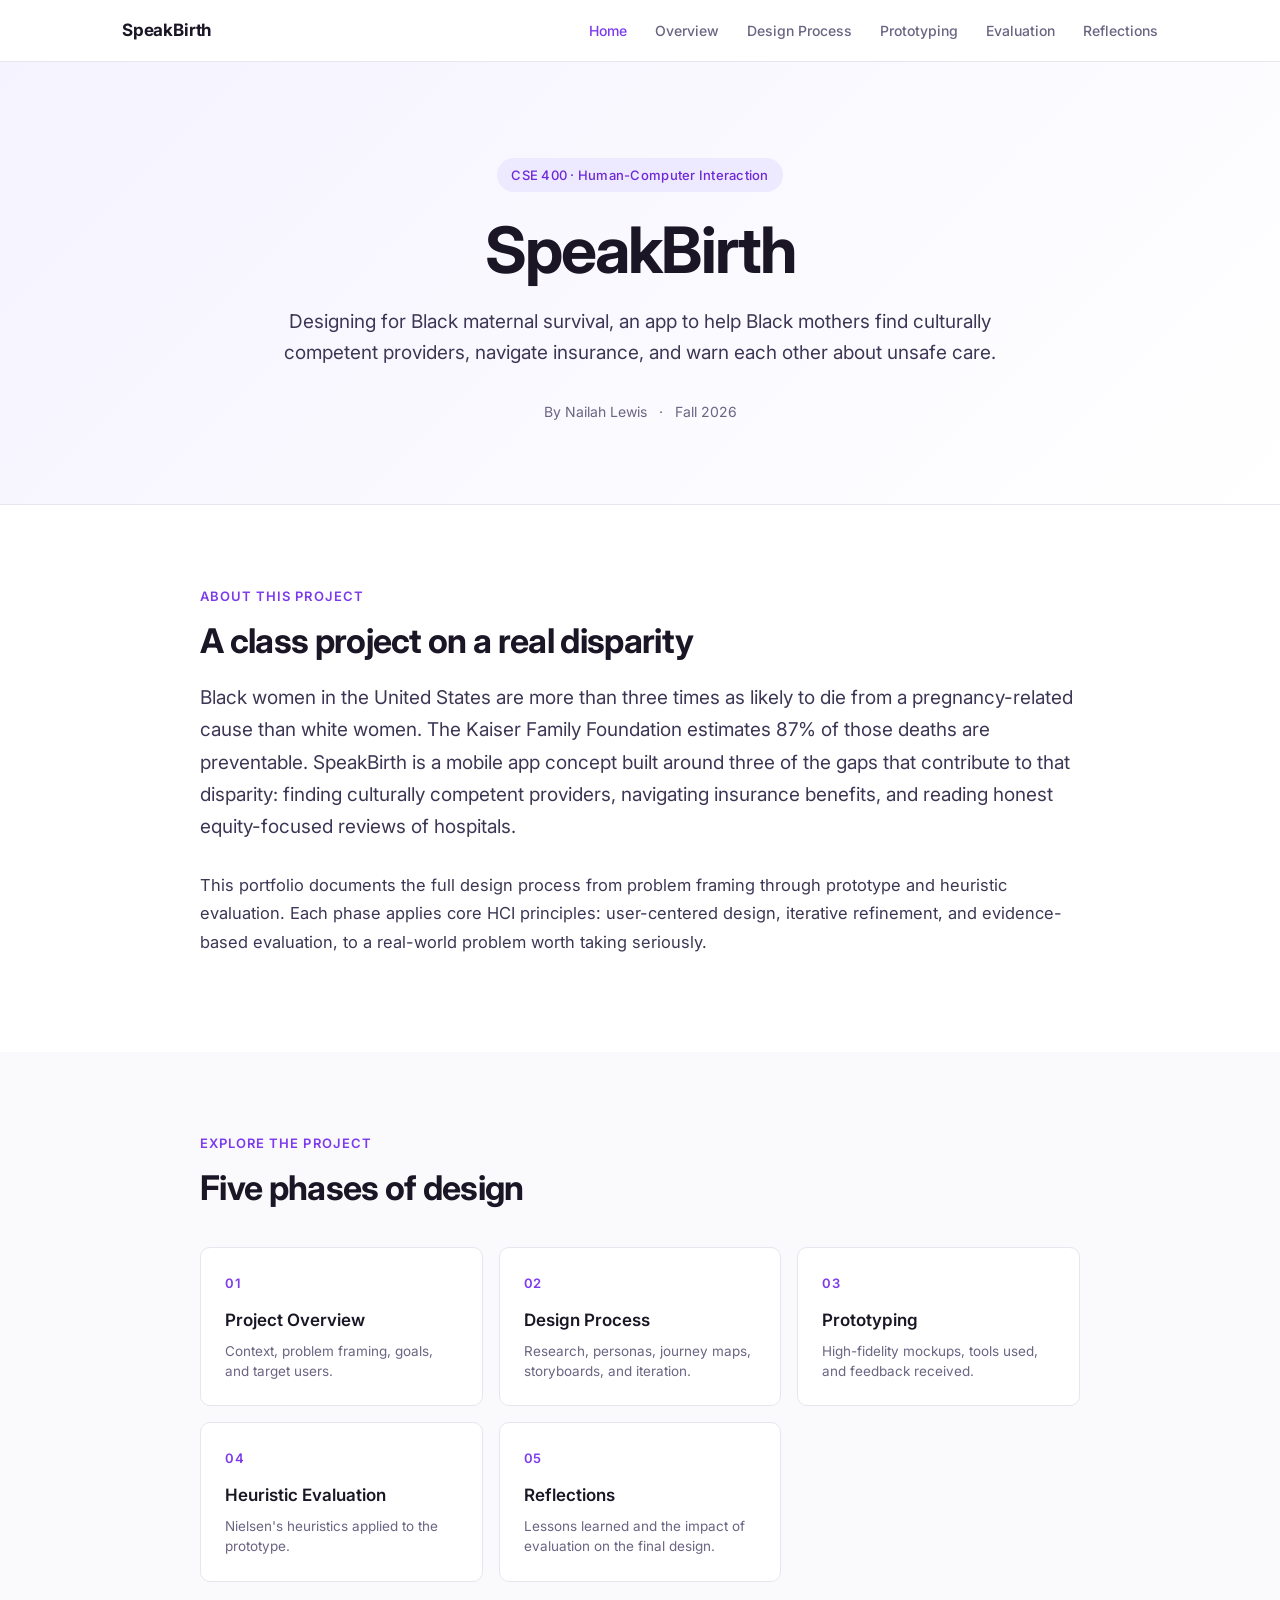
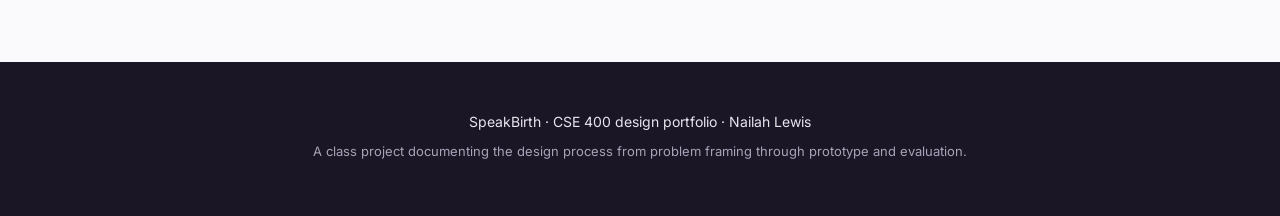
<file: index.html>
<!DOCTYPE html>
<html lang="en">
<head>
  <meta charset="UTF-8" />
  <meta name="viewport" content="width=device-width, initial-scale=1.0" />
  <title>SpeakBirth — HCI Design Portfolio</title>
  <link rel="preconnect" href="https://fonts.googleapis.com">
  <link rel="preconnect" href="https://fonts.gstatic.com" crossorigin>
  <link href="https://fonts.googleapis.com/css2?family=Inter:wght@300;400;500;600;700&display=swap" rel="stylesheet">
  <link rel="stylesheet" href="style.css" />
</head>
<body>

  <nav class="nav">
    <div class="nav-inner">
      <a href="index.html" class="nav-logo">SpeakBirth</a>
      <div class="nav-links">
        <a href="index.html" class="active">Home</a>
        <a href="overview.html">Overview</a>
        <a href="design-process.html">Design Process</a>
        <a href="prototyping.html">Prototyping</a>
        <a href="evaluation.html">Evaluation</a>
        <a href="reflections.html">Reflections</a>
      </div>
    </div>
  </nav>

  <header class="hero">
    <div class="hero-inner">
      <div class="hero-tag">CSE 400 · Human-Computer Interaction</div>
      <h1>SpeakBirth</h1>
      <p class="hero-subtitle">Designing for Black maternal survival, an app to help Black mothers find culturally competent providers, navigate insurance, and warn each other about unsafe care.</p>
      <div class="hero-meta">
        <span>By Nailah Lewis</span>
        <span>·</span>
        <span>Fall 2026</span>
      </div>
    </div>
  </header>

  <section class="section">
    <div class="container">
      <div class="section-label">About this project</div>
      <h2>A class project on a real disparity</h2>
      <p class="lead">Black women in the United States are more than three times as likely to die from a pregnancy-related cause than white women. The Kaiser Family Foundation estimates 87% of those deaths are preventable. SpeakBirth is a mobile app concept built around three of the gaps that contribute to that disparity: finding culturally competent providers, navigating insurance benefits, and reading honest equity-focused reviews of hospitals.</p>

      <p>This portfolio documents the full design process from problem framing through prototype and heuristic evaluation. Each phase applies core HCI principles: user-centered design, iterative refinement, and evidence-based evaluation, to a real-world problem worth taking seriously.</p>
    </div>
  </section>

  <section class="section section-alt">
    <div class="container">
      <div class="section-label">Explore the project</div>
      <h2>Five phases of design</h2>

      <div class="phase-grid">
        <a href="overview.html" class="phase-card">
          <div class="phase-num">01</div>
          <div class="phase-title">Project Overview</div>
          <div class="phase-desc">Context, problem framing, goals, and target users.</div>
        </a>
        <a href="design-process.html" class="phase-card">
          <div class="phase-num">02</div>
          <div class="phase-title">Design Process</div>
          <div class="phase-desc">Research, personas, journey maps, storyboards, and iteration.</div>
        </a>
        <a href="prototyping.html" class="phase-card">
          <div class="phase-num">03</div>
          <div class="phase-title">Prototyping</div>
          <div class="phase-desc">High-fidelity mockups, tools used, and feedback received.</div>
        </a>
        <a href="evaluation.html" class="phase-card">
          <div class="phase-num">04</div>
          <div class="phase-title">Heuristic Evaluation</div>
          <div class="phase-desc">Nielsen's heuristics applied to the prototype.</div>
        </a>
        <a href="reflections.html" class="phase-card">
          <div class="phase-num">05</div>
          <div class="phase-title">Reflections</div>
          <div class="phase-desc">Lessons learned and the impact of evaluation on the final design.</div>
        </a>
      </div>
    </div>
  </section>

  <footer class="footer">
    <div class="container">
      <p>SpeakBirth · CSE 400 design portfolio · Nailah Lewis </p>
      <p class="footer-sub">A class project documenting the design process from problem framing through prototype and evaluation.</p>
    </div>
  </footer>

</body>
</html>
</file>
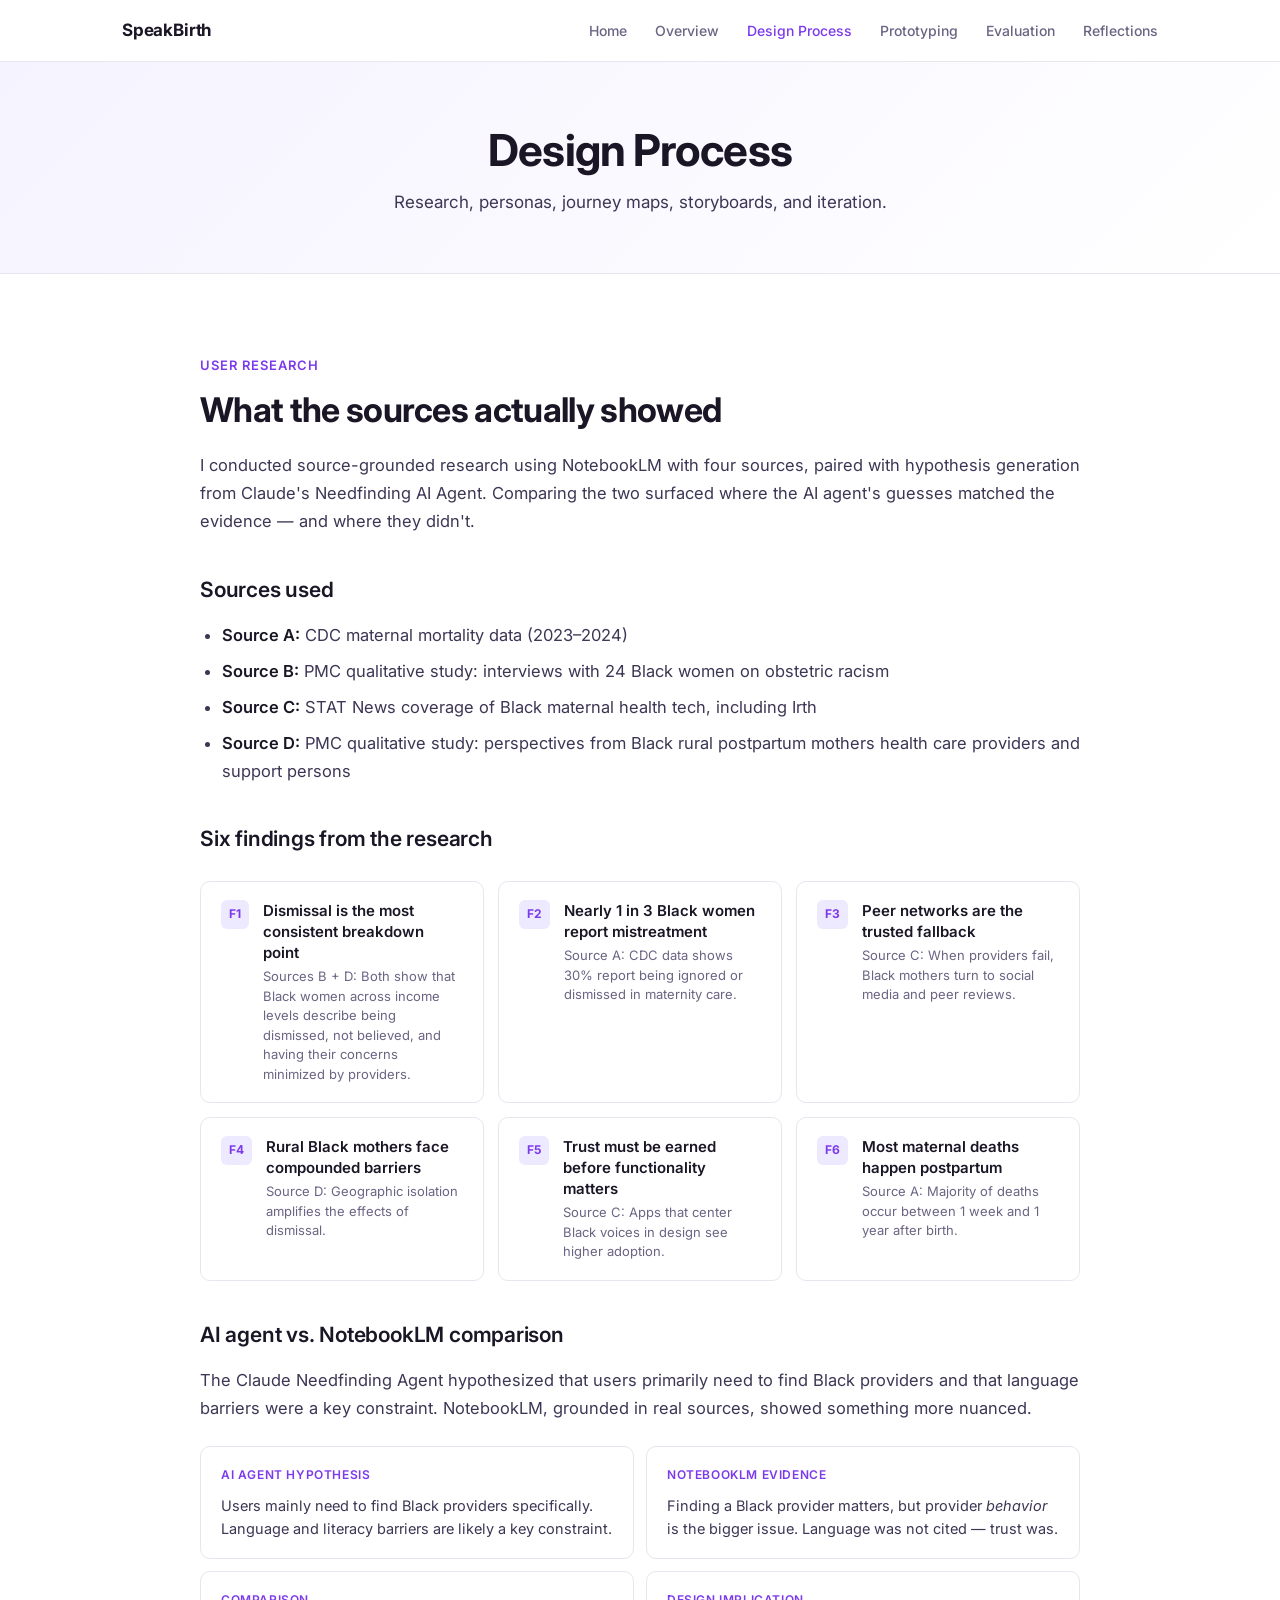
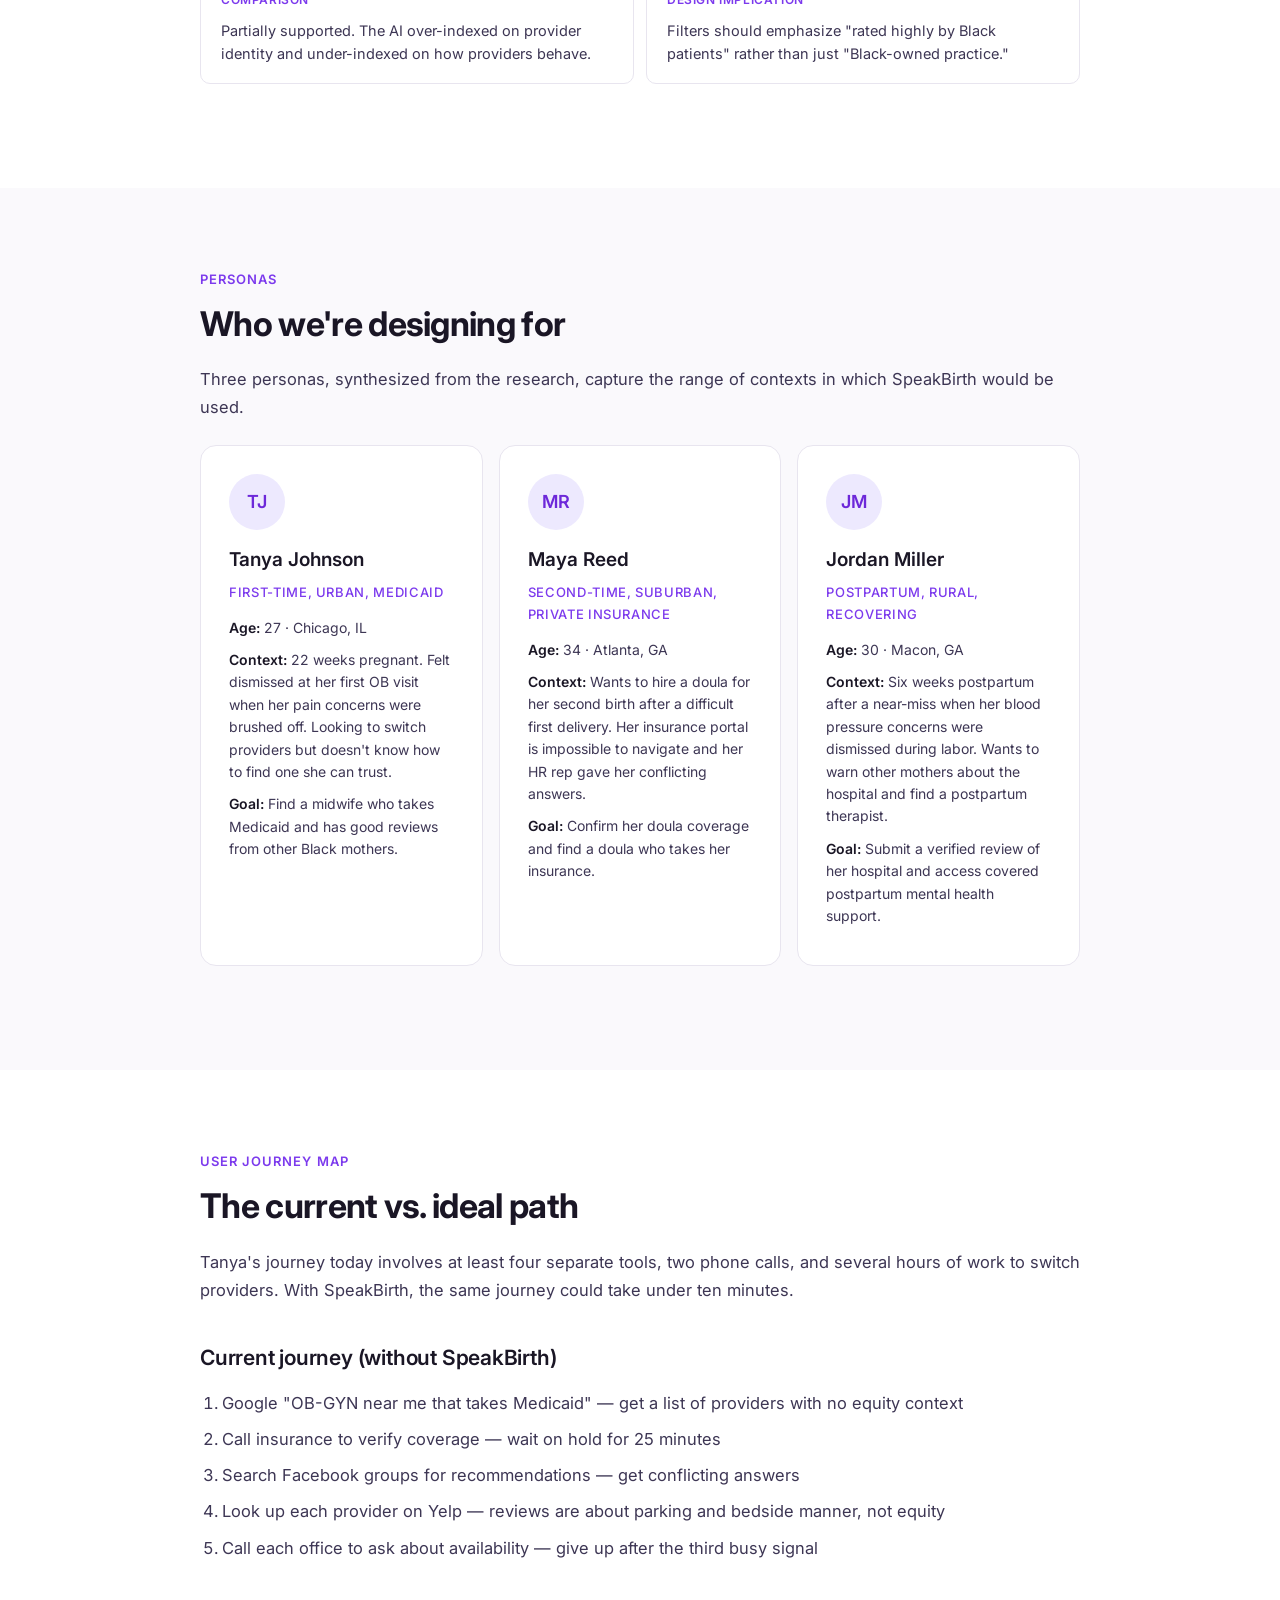
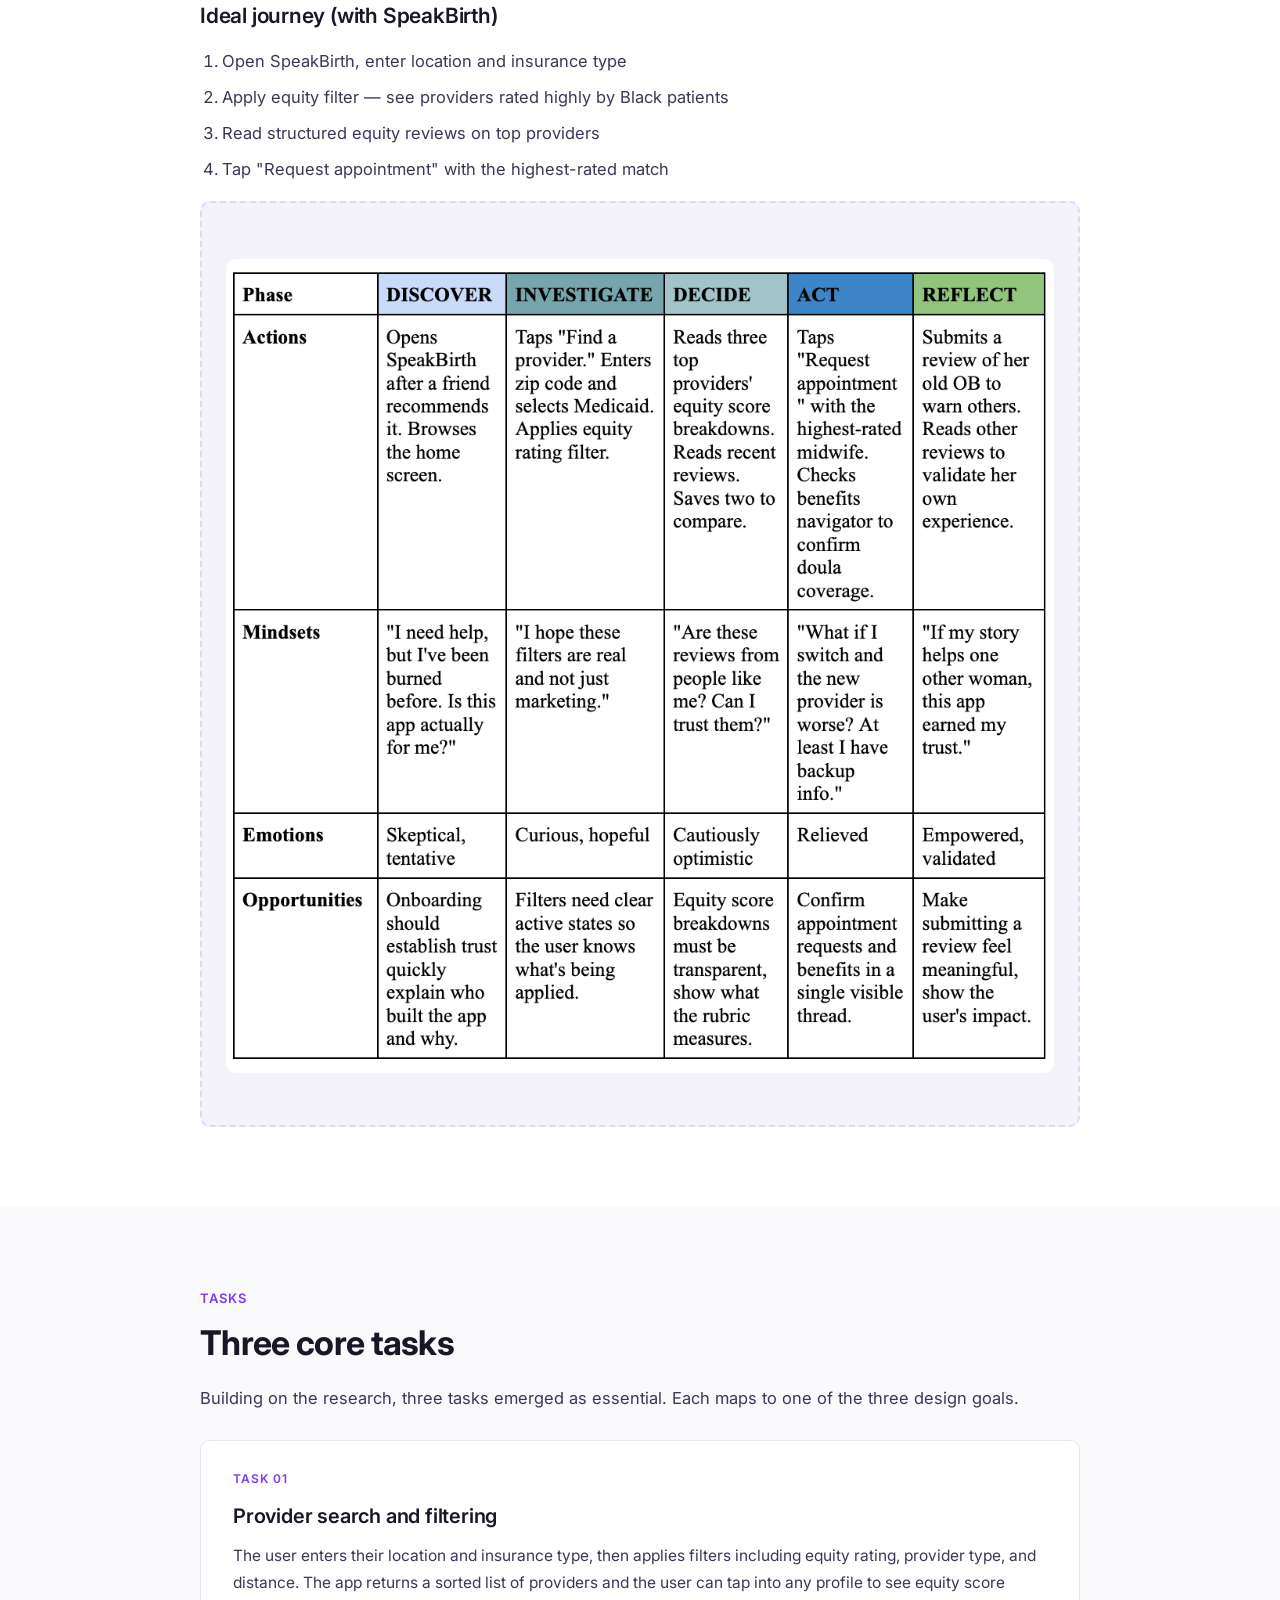
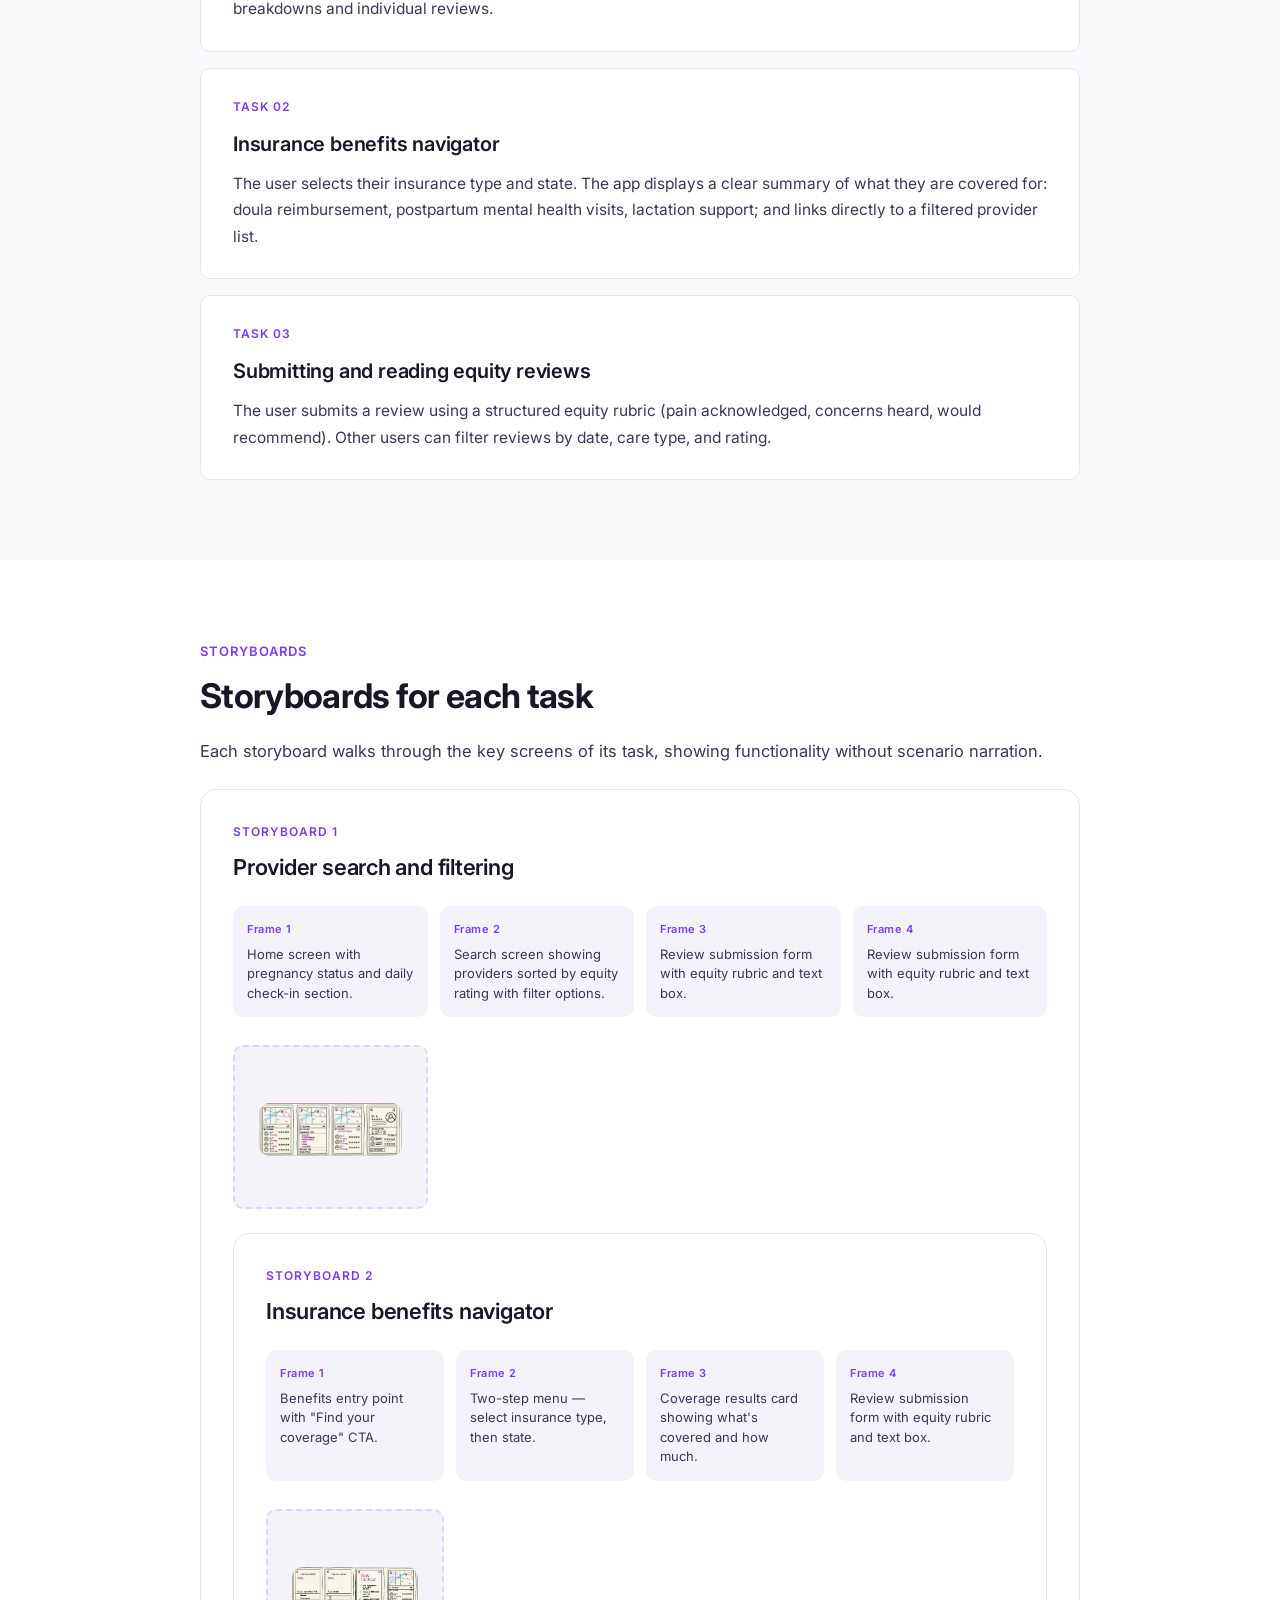
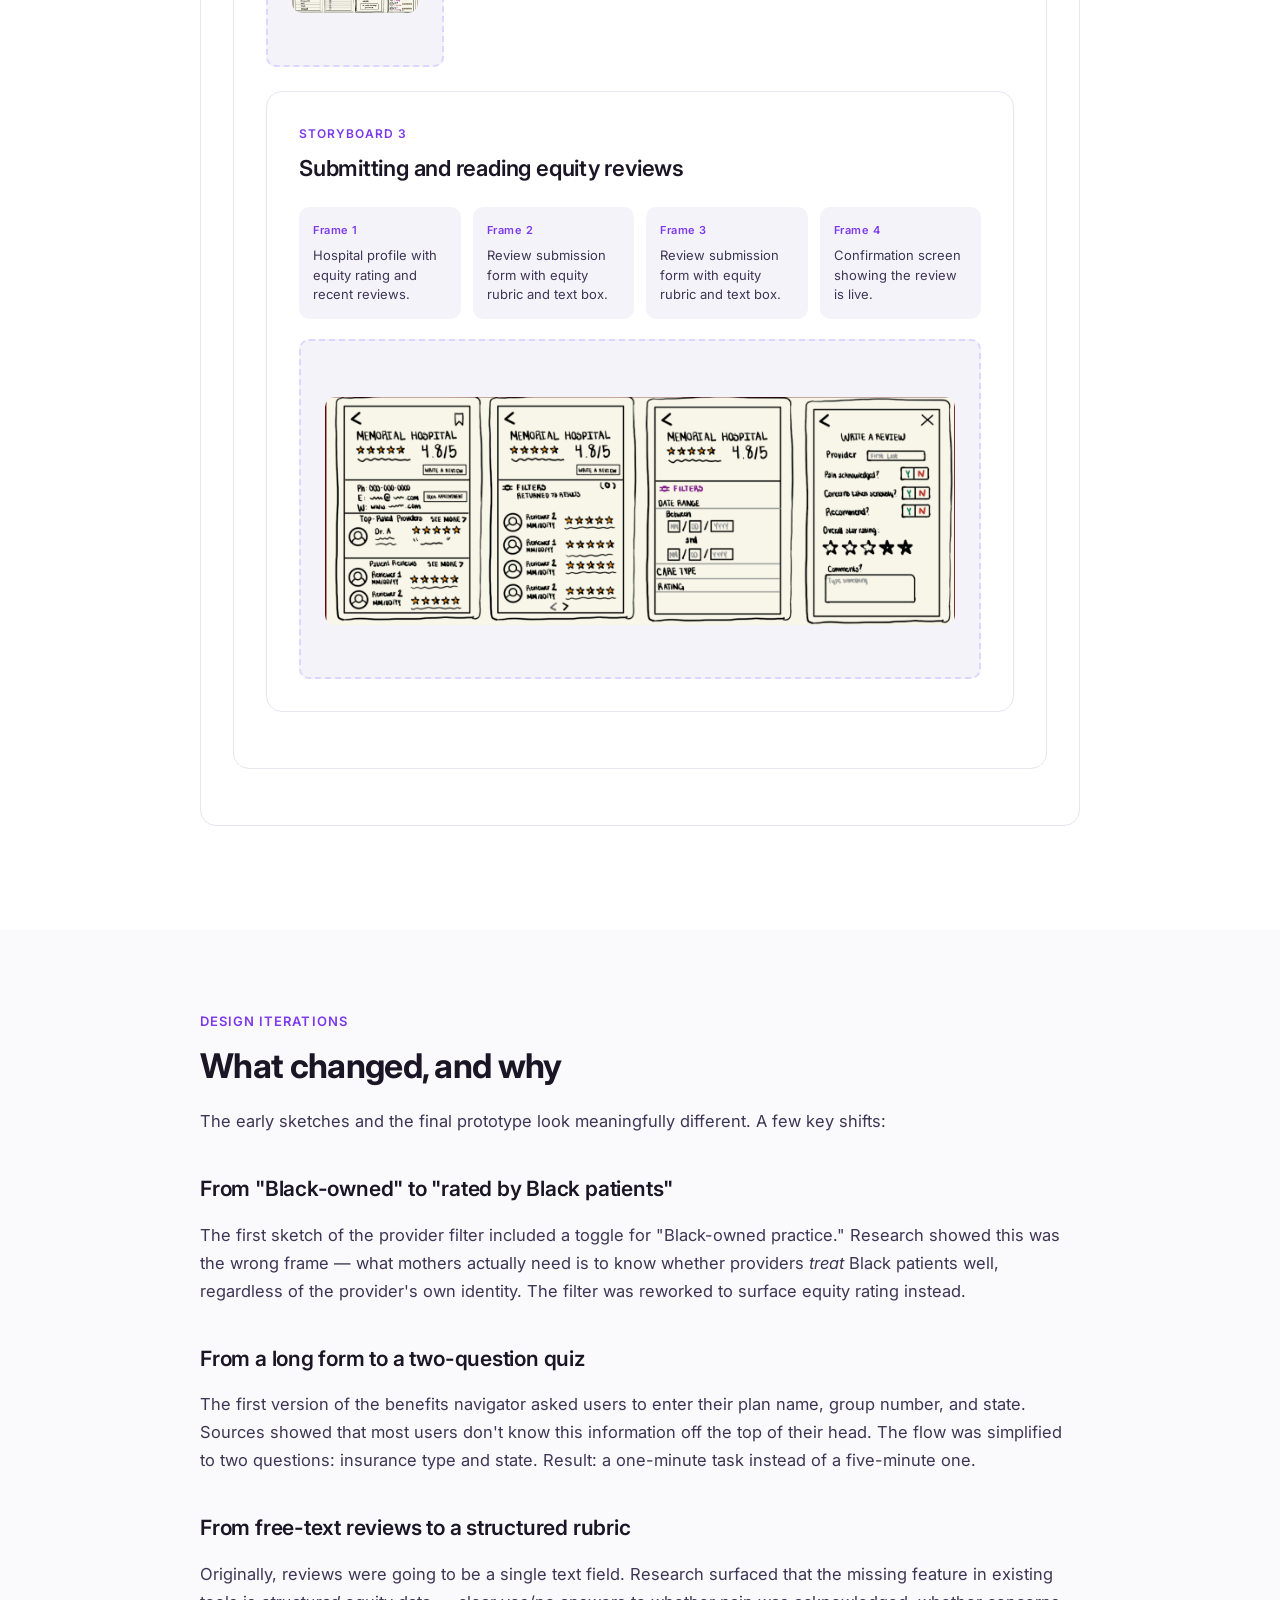
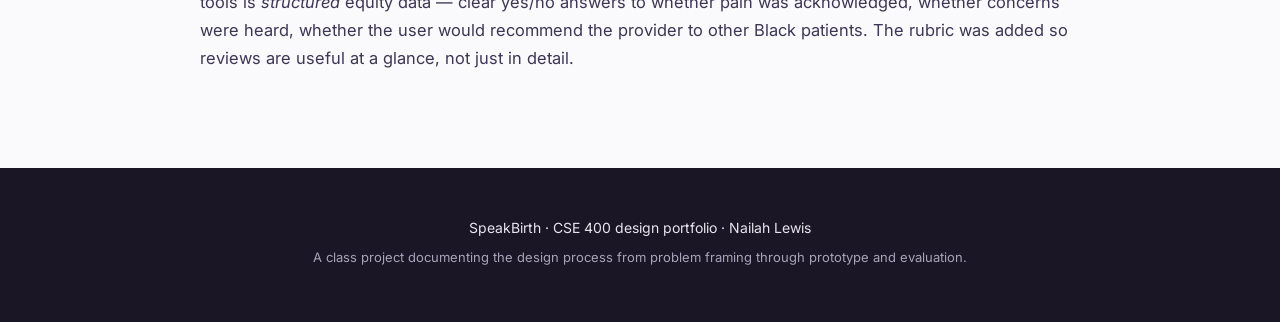
<file: design-process.html>
<!DOCTYPE html>
<html lang="en">
<head>
  <meta charset="UTF-8" />
  <meta name="viewport" content="width=device-width, initial-scale=1.0" />
  <title>Design Process — SpeakBirth</title>
  <link rel="preconnect" href="https://fonts.googleapis.com">
  <link rel="preconnect" href="https://fonts.gstatic.com" crossorigin>
  <link href="https://fonts.googleapis.com/css2?family=Inter:wght@300;400;500;600;700&display=swap" rel="stylesheet">
  <link rel="stylesheet" href="style.css" />
</head>
<body>

  <nav class="nav">
    <div class="nav-inner">
      <a href="index.html" class="nav-logo">SpeakBirth</a>
      <div class="nav-links">
        <a href="index.html">Home</a>
        <a href="overview.html">Overview</a>
        <a href="design-process.html" class="active">Design Process</a>
        <a href="prototyping.html">Prototyping</a>
        <a href="evaluation.html">Evaluation</a>
        <a href="reflections.html">Reflections</a>
      </div>
    </div>
  </nav>

  <header class="page-header">
    <div class="page-header-inner">
      <h1>Design Process</h1>
      <p>Research, personas, journey maps, storyboards, and iteration.</p>
    </div>
  </header>

  <section class="section">
    <div class="container">
      <div class="section-label">User research</div>
      <h2>What the sources actually showed</h2>
      <p>I conducted source-grounded research using NotebookLM with four sources, paired with hypothesis generation from Claude's Needfinding AI Agent. Comparing the two surfaced where the AI agent's guesses matched the evidence — and where they didn't.</p>

      <h3>Sources used</h3>
      <ul>
        <li><strong>Source A:</strong> CDC maternal mortality data (2023–2024)</li>
        <li><strong>Source B:</strong> PMC qualitative study: interviews with 24 Black women on obstetric racism</li>
        <li><strong>Source C:</strong> STAT News coverage of Black maternal health tech, including Irth</li>
        <li><strong>Source D:</strong> PMC qualitative study: perspectives from Black rural postpartum mothers health care providers and support persons</li>
      </ul>

      <h3>Six findings from the research</h3>
      <div class="findings-grid">
        <div class="finding">
          <div class="finding-num">F1</div>
          <div class="finding-content">
            <div class="finding-title">Dismissal is the most consistent breakdown point</div>
            <div class="finding-source">Sources B + D: Both show that Black women across income levels describe being dismissed, not believed, and having their concerns minimized by providers.</div>
          </div>
        </div>
        <div class="finding">
          <div class="finding-num">F2</div>
          <div class="finding-content">
            <div class="finding-title">Nearly 1 in 3 Black women report mistreatment</div>
            <div class="finding-source">Source A: CDC data shows 30% report being ignored or dismissed in maternity care.</div>
          </div>
        </div>
        <div class="finding">
          <div class="finding-num">F3</div>
          <div class="finding-content">
            <div class="finding-title">Peer networks are the trusted fallback</div>
            <div class="finding-source">Source C: When providers fail, Black mothers turn to social media and peer reviews.</div>
          </div>
        </div>
        <div class="finding">
          <div class="finding-num">F4</div>
          <div class="finding-content">
            <div class="finding-title">Rural Black mothers face compounded barriers</div>
            <div class="finding-source">Source D: Geographic isolation amplifies the effects of dismissal.</div>
          </div>
        </div>
        <div class="finding">
          <div class="finding-num">F5</div>
          <div class="finding-content">
            <div class="finding-title">Trust must be earned before functionality matters</div>
            <div class="finding-source">Source C: Apps that center Black voices in design see higher adoption.</div>
          </div>
        </div>
        <div class="finding">
          <div class="finding-num">F6</div>
          <div class="finding-content">
            <div class="finding-title">Most maternal deaths happen postpartum</div>
            <div class="finding-source">Source A: Majority of deaths occur between 1 week and 1 year after birth.</div>
          </div>
        </div>
      </div>

      <h3>AI agent vs. NotebookLM comparison</h3>
      <p>The Claude Needfinding Agent hypothesized that users primarily need to find Black providers and that language barriers were a key constraint. NotebookLM, grounded in real sources, showed something more nuanced.</p>
      <div class="comparison">
        <div class="comp-box">
          <div class="comp-label">AI agent hypothesis</div>
          <div class="comp-text">Users mainly need to find Black providers specifically. Language and literacy barriers are likely a key constraint.</div>
        </div>
        <div class="comp-box">
          <div class="comp-label">NotebookLM evidence</div>
          <div class="comp-text">Finding a Black provider matters, but provider <em>behavior</em> is the bigger issue. Language was not cited — trust was.</div>
        </div>
        <div class="comp-box">
          <div class="comp-label">Comparison</div>
          <div class="comp-text">Partially supported. The AI over-indexed on provider identity and under-indexed on how providers behave.</div>
        </div>
        <div class="comp-box">
          <div class="comp-label">Design implication</div>
          <div class="comp-text">Filters should emphasize "rated highly by Black patients" rather than just "Black-owned practice."</div>
        </div>
      </div>
    </div>
  </section>

  <section class="section section-alt">
    <div class="container">
      <div class="section-label">Personas</div>
      <h2>Who we're designing for</h2>
      <p>Three personas, synthesized from the research, capture the range of contexts in which SpeakBirth would be used.</p>

      <div class="persona-grid">
        <div class="persona">
          <div class="persona-avatar">TJ</div>
          <div class="persona-name">Tanya Johnson</div>
          <div class="persona-role">First-time, urban, Medicaid</div>
          <div class="persona-detail"><strong>Age:</strong> 27 · Chicago, IL</div>
          <div class="persona-detail"><strong>Context:</strong> 22 weeks pregnant. Felt dismissed at her first OB visit when her pain concerns were brushed off. Looking to switch providers but doesn't know how to find one she can trust.</div>
          <div class="persona-detail"><strong>Goal:</strong> Find a midwife who takes Medicaid and has good reviews from other Black mothers.</div>
        </div>
        <div class="persona">
          <div class="persona-avatar">MR</div>
          <div class="persona-name">Maya Reed</div>
          <div class="persona-role">Second-time, suburban, private insurance</div>
          <div class="persona-detail"><strong>Age:</strong> 34 · Atlanta, GA</div>
          <div class="persona-detail"><strong>Context:</strong> Wants to hire a doula for her second birth after a difficult first delivery. Her insurance portal is impossible to navigate and her HR rep gave her conflicting answers.</div>
          <div class="persona-detail"><strong>Goal:</strong> Confirm her doula coverage and find a doula who takes her insurance.</div>
        </div>
        <div class="persona">
          <div class="persona-avatar">JM</div>
          <div class="persona-name">Jordan Miller</div>
          <div class="persona-role">Postpartum, rural, recovering</div>
          <div class="persona-detail"><strong>Age:</strong> 30 · Macon, GA</div>
          <div class="persona-detail"><strong>Context:</strong> Six weeks postpartum after a near-miss when her blood pressure concerns were dismissed during labor. Wants to warn other mothers about the hospital and find a postpartum therapist.</div>
          <div class="persona-detail"><strong>Goal:</strong> Submit a verified review of her hospital and access covered postpartum mental health support.</div>
        </div>
      </div>
    </div>
  </section>

  <section class="section">
    <div class="container">
      <div class="section-label">User journey map</div>
      <h2>The current vs. ideal path</h2>
      <p>Tanya's journey today involves at least four separate tools, two phone calls, and several hours of work to switch providers. With SpeakBirth, the same journey could take under ten minutes.</p>

      <h3>Current journey (without SpeakBirth)</h3>
      <ol>
        <li>Google "OB-GYN near me that takes Medicaid" — get a list of providers with no equity context</li>
        <li>Call insurance to verify coverage — wait on hold for 25 minutes</li>
        <li>Search Facebook groups for recommendations — get conflicting answers</li>
        <li>Look up each provider on Yelp — reviews are about parking and bedside manner, not equity</li>
        <li>Call each office to ask about availability — give up after the third busy signal</li>
      </ol>

      <h3>Ideal journey (with SpeakBirth)</h3>
      <ol>
        <li>Open SpeakBirth, enter location and insurance type</li>
        <li>Apply equity filter — see providers rated highly by Black patients</li>
        <li>Read structured equity reviews on top providers</li>
        <li>Tap "Request appointment" with the highest-rated match</li>
      </ol>

      <div class="image-placeholder">
        <p> <img src="images/journeymap.png" alt="Journey Map" style="width: 100%; border-radius: 10px; margin-top: 16px;"> </p>
      </div>
    </div>
  </section>

  <section class="section section-alt">
    <div class="container">
      <div class="section-label">Tasks</div>
      <h2>Three core tasks</h2>
      <p>Building on the research, three tasks emerged as essential. Each maps to one of the three design goals.</p>

      <div class="task-list">
        <div class="task">
          <div class="task-num">Task 01</div>
          <h3>Provider search and filtering</h3>
          <p>The user enters their location and insurance type, then applies filters including equity rating, provider type, and distance. The app returns a sorted list of providers and the user can tap into any profile to see equity score breakdowns and individual reviews.</p>
        </div>
        <div class="task">
          <div class="task-num">Task 02</div>
          <h3>Insurance benefits navigator</h3>
          <p>The user selects their insurance type and state. The app displays a clear summary of what they are covered for: doula reimbursement, postpartum mental health visits, lactation support; and links directly to a filtered provider list.</p>
        </div>
        <div class="task">
          <div class="task-num">Task 03</div>
          <h3>Submitting and reading equity reviews</h3>
          <p>The user submits a review using a structured equity rubric (pain acknowledged, concerns heard, would recommend). Other users can filter reviews by date, care type, and rating.</p>
        </div>
      </div>
    </div>
  </section>

  <section class="section">
    <div class="container">
      <div class="section-label">Storyboards</div>
      <h2>Storyboards for each task</h2>
      <p>Each storyboard walks through the key screens of its task, showing functionality without scenario narration.</p>

      <div class="storyboard-card">
        <div class="storyboard-header">
          <div class="storyboard-num">Storyboard 1</div>
          <h3>Provider search and filtering</h3>
        </div>
        <div class="storyboard-frames">
          <div class="frame">
            <div class="frame-label">Frame 1</div>
            <div class="frame-text">Home screen with pregnancy status and daily check-in section.</div>
          </div>
          <div class="frame">
            <div class="frame-label">Frame 2</div>
            <div class="frame-text">Search screen showing providers sorted by equity rating with filter options.</div>
          </div>
          <div class="frame">
            <div class="frame-label">Frame 3</div>
            <div class="frame-text">Review submission form with equity rubric and text box.</div>
          </div>
          <div class="frame">
            <div class="frame-label">Frame 4</div>
            <div class="frame-text">Review submission form with equity rubric and text box.</div>
          </div>      
        <div class="image-placeholder">
          <p> <img src="images/sb1v1.png" alt="Storyboard 1" style="width: 100%; border-radius: 10px; margin-top: 16px;"> </p>
        </div>
      </div>

      <div class="storyboard-card">
        <div class="storyboard-header">
          <div class="storyboard-num">Storyboard 2</div>
          <h3>Insurance benefits navigator</h3>
        </div>
        <div class="storyboard-frames">
          <div class="frame">
            <div class="frame-label">Frame 1</div>
            <div class="frame-text">Benefits entry point with "Find your coverage" CTA.</div>
          </div>
          <div class="frame">
            <div class="frame-label">Frame 2</div>
            <div class="frame-text">Two-step menu — select insurance type, then state.</div>
          </div>
          <div class="frame">
            <div class="frame-label">Frame 3</div>
            <div class="frame-text">Coverage results card showing what's covered and how much.</div>
          </div>
          <div class="frame">
            <div class="frame-label">Frame 4</div>
            <div class="frame-text">Review submission form with equity rubric and text box.</div>
          </div>
        <div class="image-placeholder">
          <p> <img src="images/sb2v1.png" alt="Storyboard 2" style="width: 100%; border-radius: 10px; margin-top: 16px;"> </p>
        </div>
      </div>

      <div class="storyboard-card">
        <div class="storyboard-header">
          <div class="storyboard-num">Storyboard 3</div>
          <h3>Submitting and reading equity reviews</h3>
        </div>
        <div class="storyboard-frames">
          <div class="frame">
            <div class="frame-label">Frame 1</div>
            <div class="frame-text">Hospital profile with equity rating and recent reviews.</div>
          </div>
          <div class="frame">
            <div class="frame-label">Frame 2</div>
            <div class="frame-text">Review submission form with equity rubric and text box.</div>
          </div>
          <div class="frame">
            <div class="frame-label">Frame 3</div>
            <div class="frame-text">Review submission form with equity rubric and text box.</div>
          </div>
          <div class="frame">
            <div class="frame-label">Frame 4</div>
            <div class="frame-text">Confirmation screen showing the review is live.</div>
          </div>
        </div>
        <div class="image-placeholder">
          <p> <img src="images/sb3v1.png" alt="Storyboard 3" style="width: 100%; border-radius: 10px; margin-top: 16px;"> </p>
        </div>
      </div>
    </div>
  </section>

  <section class="section section-alt">
    <div class="container">
      <div class="section-label">Design iterations</div>
      <h2>What changed, and why</h2>
      <p>The early sketches and the final prototype look meaningfully different. A few key shifts:</p>

      <h3>From "Black-owned" to "rated by Black patients"</h3>
      <p>The first sketch of the provider filter included a toggle for "Black-owned practice." Research showed this was the wrong frame — what mothers actually need is to know whether providers <em>treat</em> Black patients well, regardless of the provider's own identity. The filter was reworked to surface equity rating instead.</p>

      <h3>From a long form to a two-question quiz</h3>
      <p>The first version of the benefits navigator asked users to enter their plan name, group number, and state. Sources showed that most users don't know this information off the top of their head. The flow was simplified to two questions: insurance type and state. Result: a one-minute task instead of a five-minute one.</p>

      <h3>From free-text reviews to a structured rubric</h3>
      <p>Originally, reviews were going to be a single text field. Research surfaced that the missing feature in existing tools is <em>structured</em> equity data — clear yes/no answers to whether pain was acknowledged, whether concerns were heard, whether the user would recommend the provider to other Black patients. The rubric was added so reviews are useful at a glance, not just in detail.</p>
    </div>
  </section>

  <footer class="footer">
    <div class="container">
      <p>SpeakBirth · CSE 400 design portfolio · Nailah Lewis </p>
      <p class="footer-sub">A class project documenting the design process from problem framing through prototype and evaluation.</p>
    </div>
  </footer>

</body>
</html>
</file>
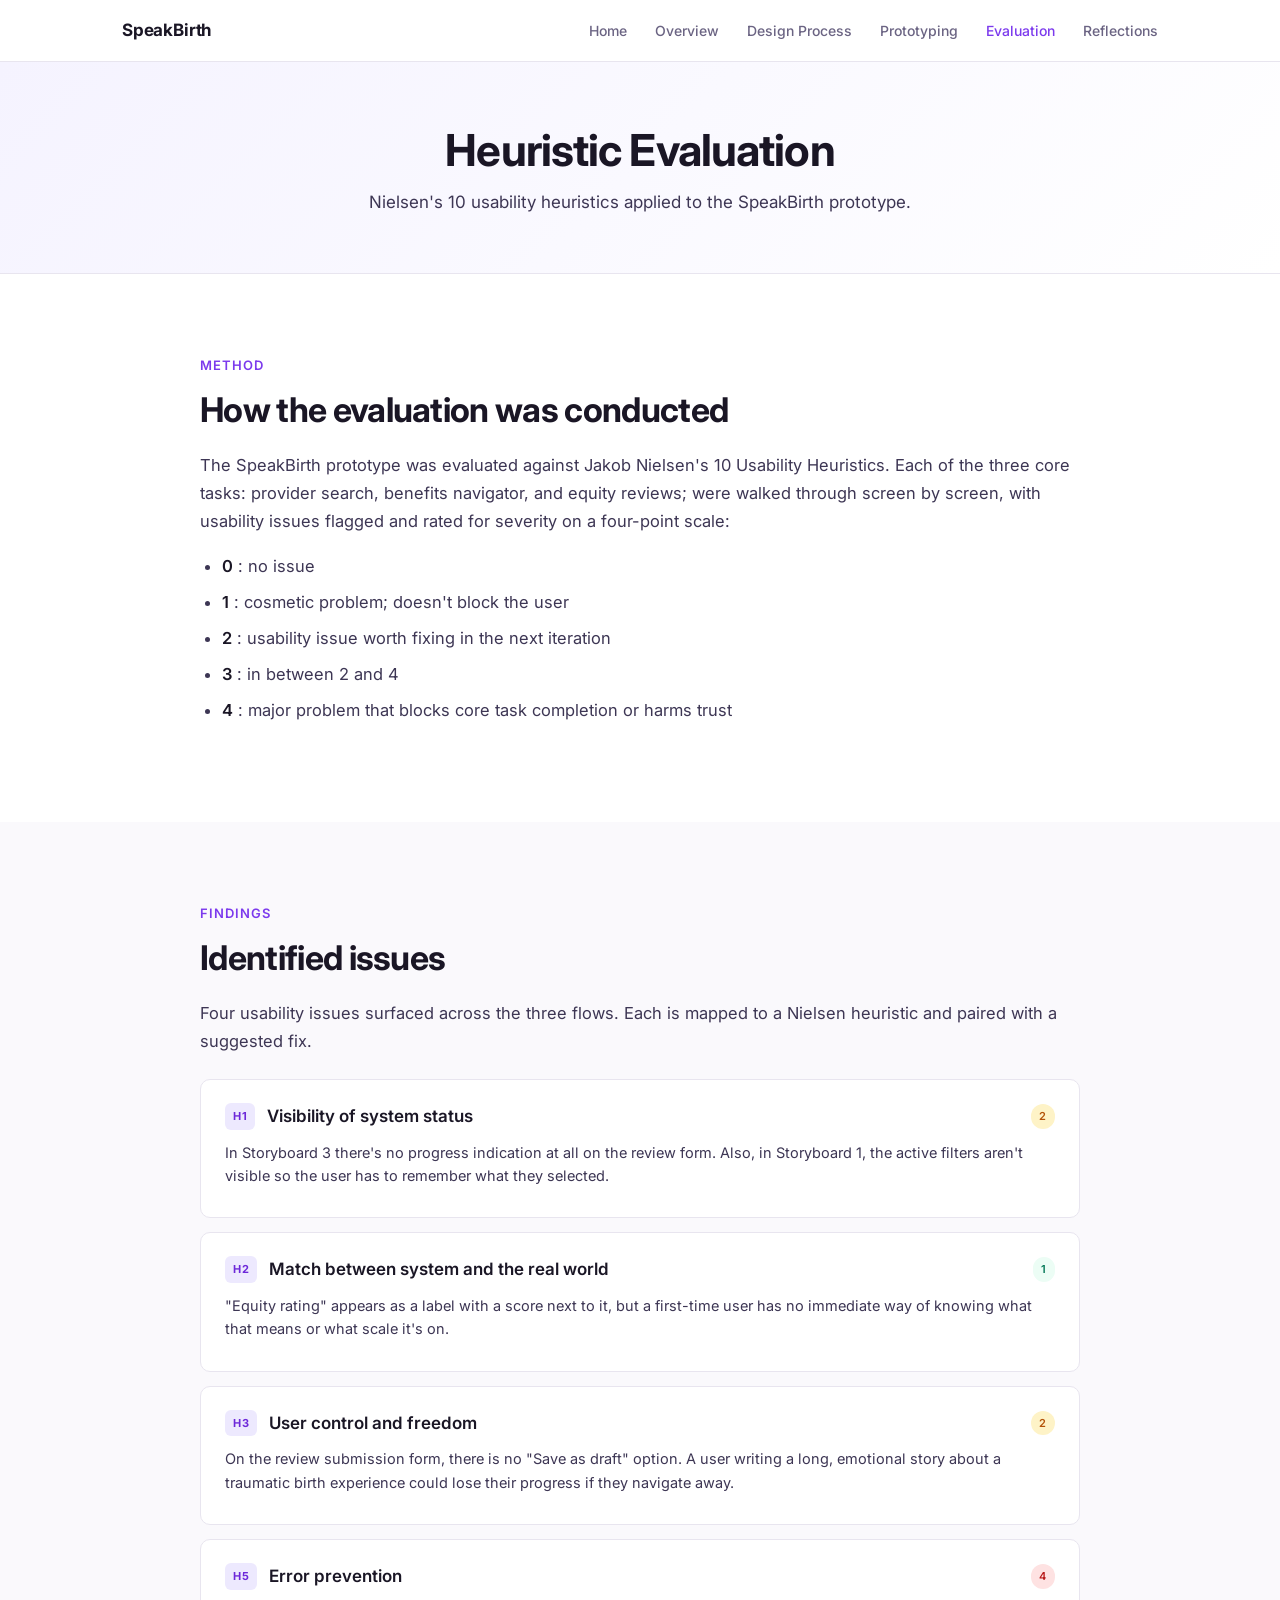
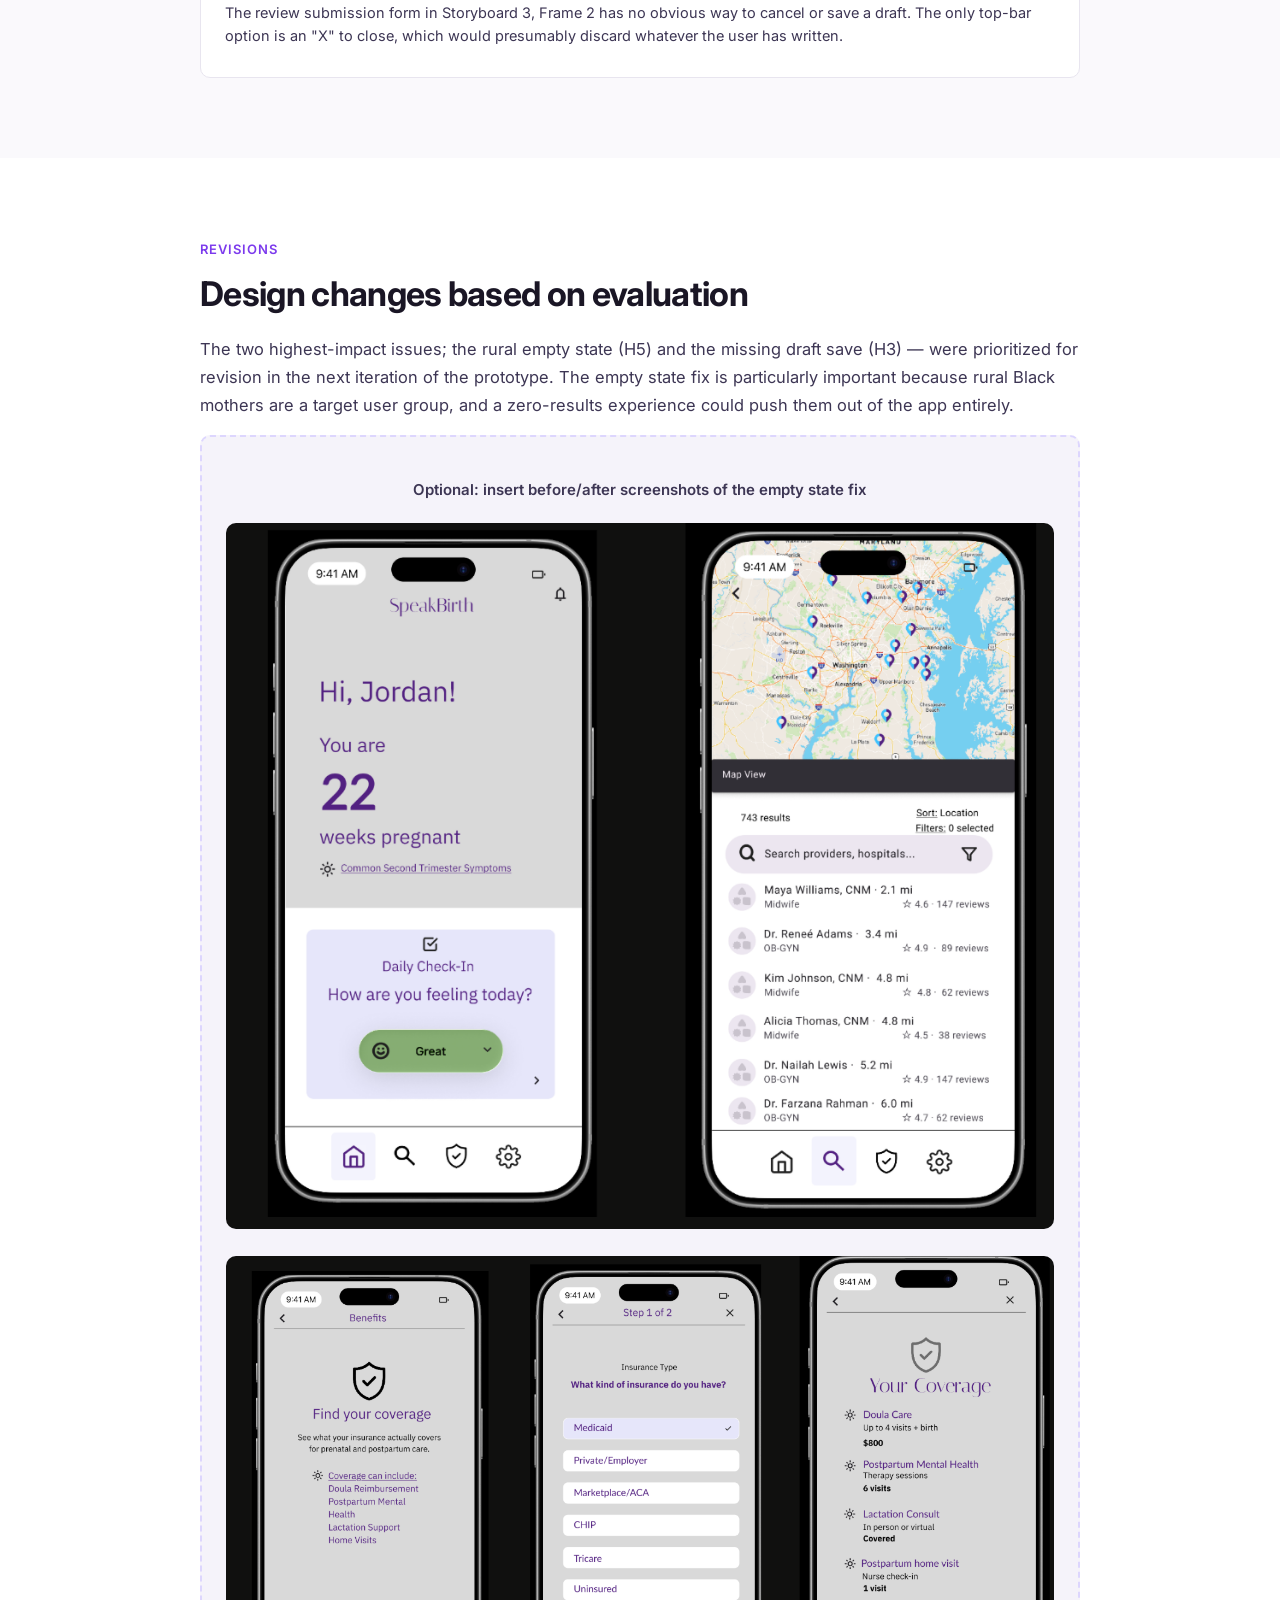
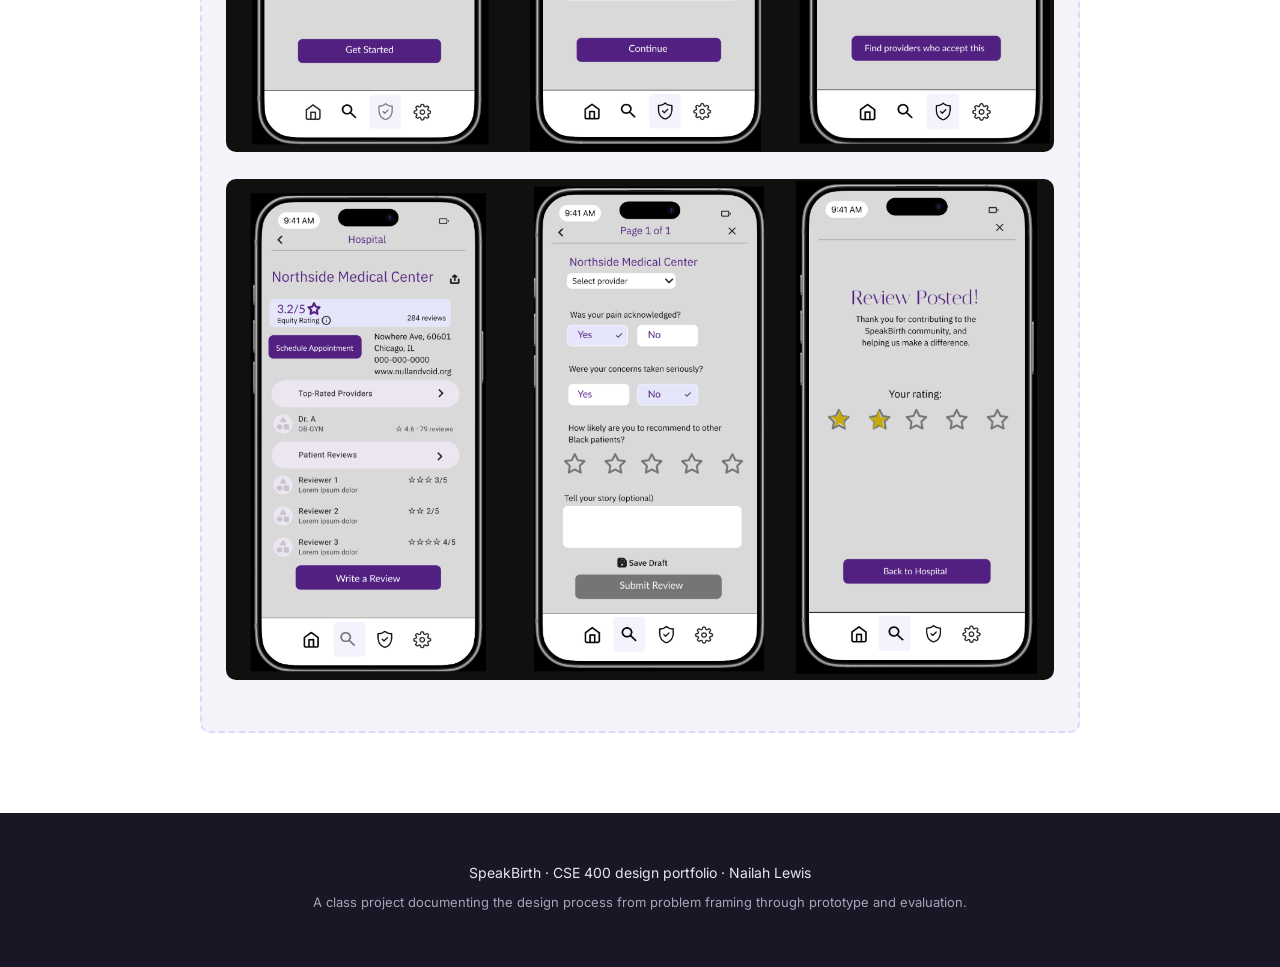
<file: evaluation.html>
<!DOCTYPE html>
<html lang="en">
<head>
  <meta charset="UTF-8" />
  <meta name="viewport" content="width=device-width, initial-scale=1.0" />
  <title>Heuristic Evaluation — SpeakBirth</title>
  <link rel="preconnect" href="https://fonts.googleapis.com">
  <link rel="preconnect" href="https://fonts.gstatic.com" crossorigin>
  <link href="https://fonts.googleapis.com/css2?family=Inter:wght@300;400;500;600;700&display=swap" rel="stylesheet">
  <link rel="stylesheet" href="style.css" />
</head>
<body>

  <nav class="nav">
    <div class="nav-inner">
      <a href="index.html" class="nav-logo">SpeakBirth</a>
      <div class="nav-links">
        <a href="index.html">Home</a>
        <a href="overview.html">Overview</a>
        <a href="design-process.html">Design Process</a>
        <a href="prototyping.html">Prototyping</a>
        <a href="evaluation.html" class="active">Evaluation</a>
        <a href="reflections.html">Reflections</a>
      </div>
    </div>
  </nav>

  <header class="page-header">
    <div class="page-header-inner">
      <h1>Heuristic Evaluation</h1>
      <p>Nielsen's 10 usability heuristics applied to the SpeakBirth prototype.</p>
    </div>
  </header>

  <section class="section">
    <div class="container">
      <div class="section-label">Method</div>
      <h2>How the evaluation was conducted</h2>
      <p>The SpeakBirth prototype was evaluated against Jakob Nielsen's 10 Usability Heuristics. Each of the three core tasks: provider search, benefits navigator, and equity reviews; were walked through screen by screen, with usability issues flagged and rated for severity on a four-point scale:</p>
      <ul>
        <li><strong>0</strong> : no issue</li>
        <li><strong>1</strong> : cosmetic problem; doesn't block the user</li>
        <li><strong>2</strong> : usability issue worth fixing in the next iteration</li>
        <li><strong>3</strong> : in between 2 and 4</li>
        <li><strong>4</strong> : major problem that blocks core task completion or harms trust</li>
      </ul>
    </div>
  </section>

  <section class="section section-alt">
    <div class="container">
      <div class="section-label">Findings</div>
      <h2>Identified issues</h2>
      <p>Four usability issues surfaced across the three flows. Each is mapped to a Nielsen heuristic and paired with a suggested fix.</p>

      <div class="heuristic-list">

        <div class="heuristic">
          <div class="heuristic-header">
            <span class="heuristic-num">H1</span>
            <span class="heuristic-title">Visibility of system status</span>
            <span class="severity severity-med">2</span>
          </div>
          <div class="heuristic-body">In Storyboard 3 there's no progress indication at all on the review form. Also, in Storyboard 1, the active filters aren't visible so the user has to remember what they selected.</div>
        </div>

        <div class="heuristic">
          <div class="heuristic-header">
            <span class="heuristic-num">H2</span>
            <span class="heuristic-title">Match between system and the real world</span>
            <span class="severity severity-low">1</span>
          </div>
          <div class="heuristic-body">"Equity rating" appears as a label with a score next to it, but a first-time user has no immediate way of knowing what that means or what scale it's on.
</div>
        </div>

        <div class="heuristic">
          <div class="heuristic-header">
            <span class="heuristic-num">H3</span>
            <span class="heuristic-title">User control and freedom</span>
            <span class="severity severity-med">2</span>
          </div>
          <div class="heuristic-body">On the review submission form, there is no "Save as draft" option. A user writing a long, emotional story about a traumatic birth experience could lose their progress if they navigate away.</div>
        </div>

        <div class="heuristic">
          <div class="heuristic-header">
            <span class="heuristic-num">H5</span>
            <span class="heuristic-title">Error prevention</span>
            <span class="severity severity-high">4</span>
          </div>
          <div class="heuristic-body">The review submission form in Storyboard 3, Frame 2 has no obvious way to cancel or save a draft. The only top-bar option is an "X" to close, which would presumably discard whatever the user has written. </div>
        </div>
         </div>
  </section>

  <section class="section">
    <div class="container">
      <div class="section-label">Revisions</div>
      <h2>Design changes based on evaluation</h2>
      <p>The two highest-impact issues; the rural empty state (H5) and the missing draft save (H3) — were prioritized for revision in the next iteration of the prototype. The empty state fix is particularly important because rural Black mothers are a target user group, and a zero-results experience could push them out of the app entirely.</p>

      <div class="image-placeholder">
        <p>Optional: insert before/after screenshots of the empty state fix</p>
        <p> <img src="images/sb1v3.png" alt="Storyboard 1" style="width: 100%; border-radius: 10px; margin-top: 16px;"> </p>
        <p> <img src="images/sb2v3.png" alt="Storyboard 2" style="width: 100%; border-radius: 10px; margin-top: 16px;"> </p>
        <p> <img src="images/sb3v3.png" alt="Storyboard 3" style="width: 100%; border-radius: 10px; margin-top: 16px;"> </p>
      </div>
    </div>
  </section>

  <footer class="footer">
    <div class="container">
      <p>SpeakBirth · CSE 400 design portfolio · Nailah Lewis </p>
      <p class="footer-sub">A class project documenting the design process from problem framing through prototype and evaluation.</p>
    </div>
  </footer>

</body>
</html>
</file>
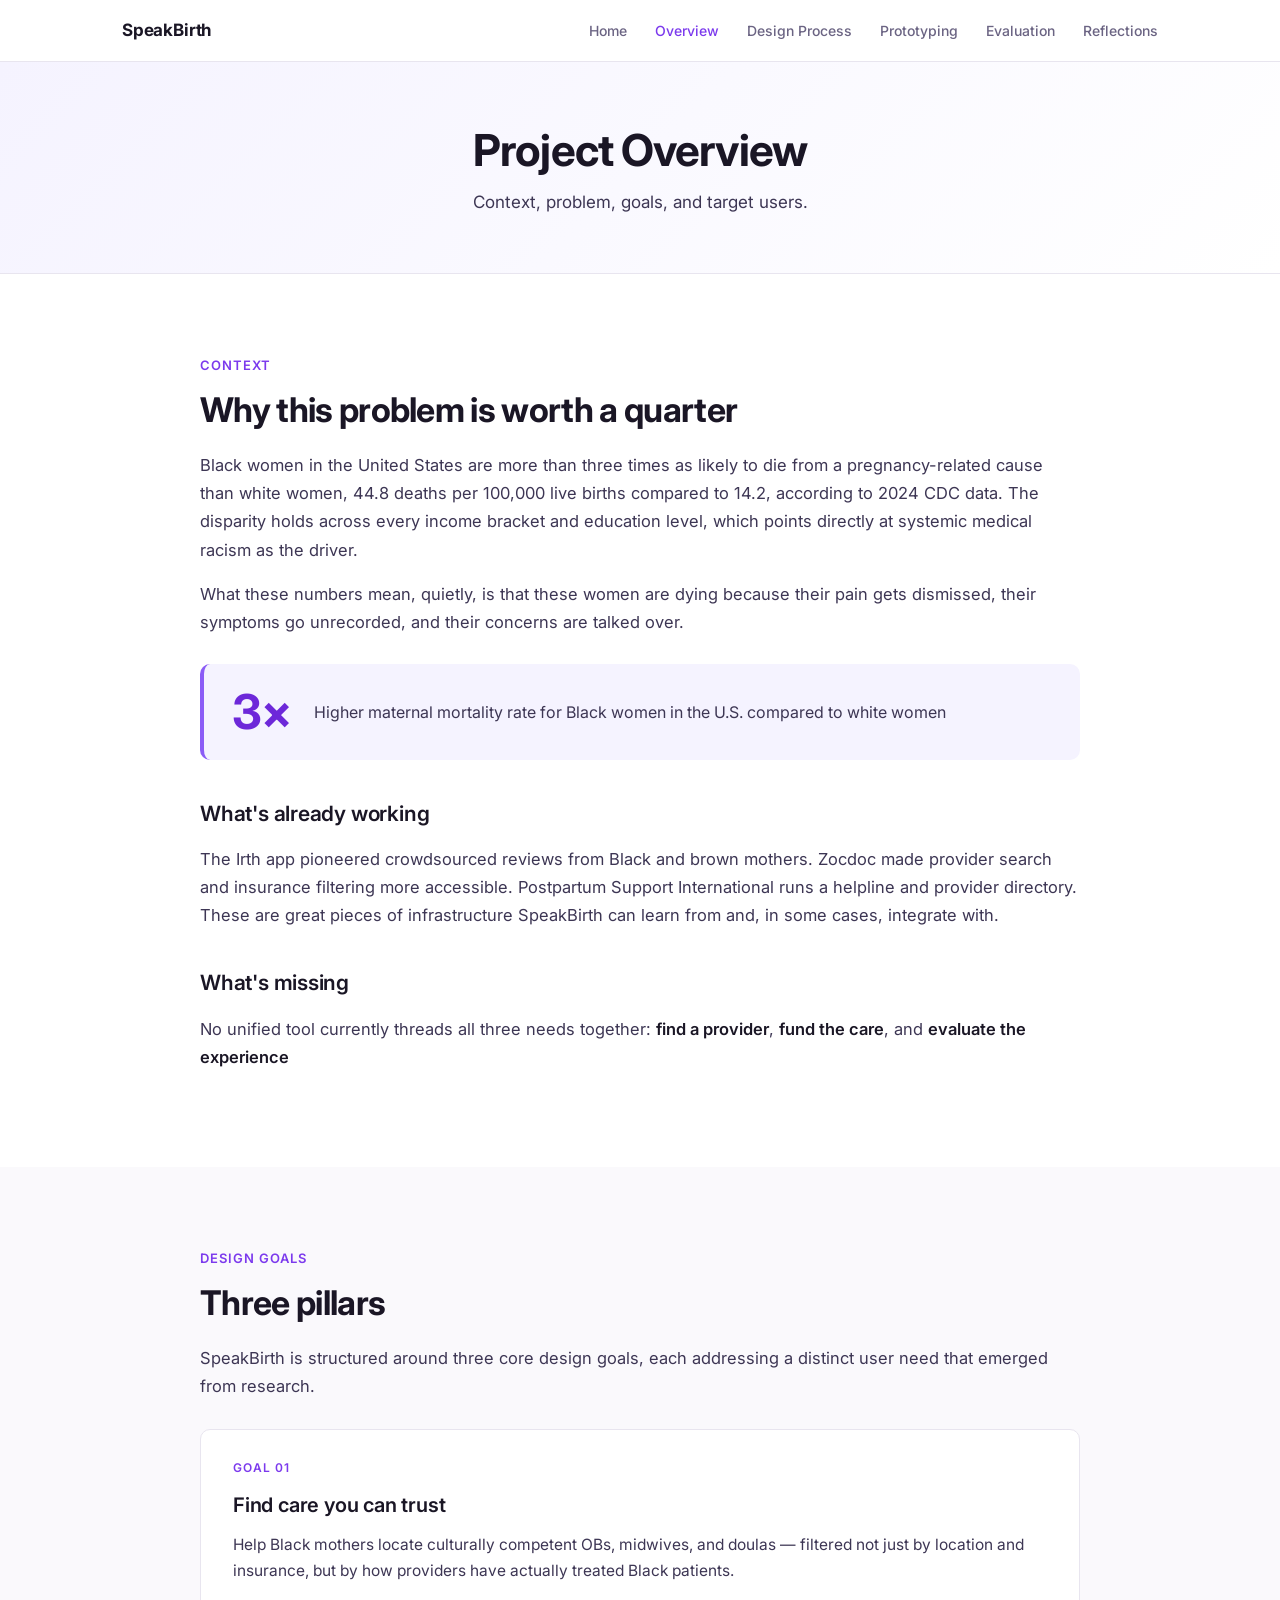
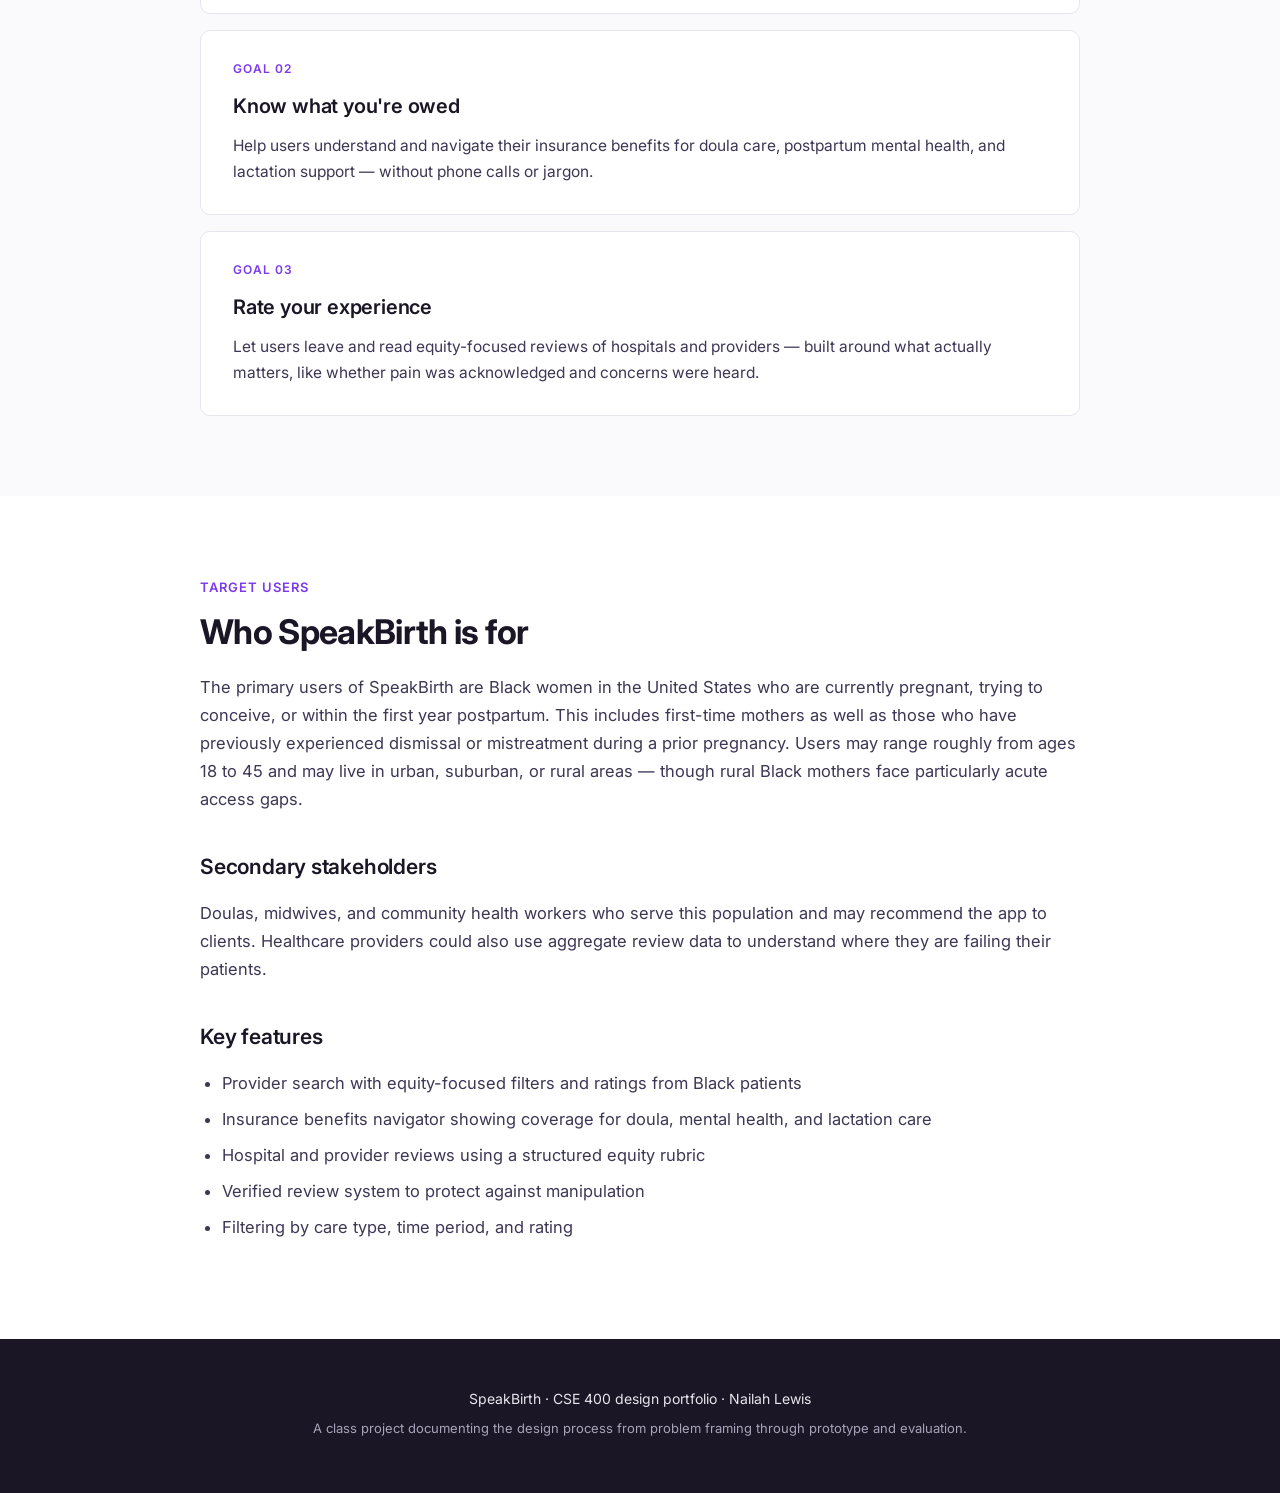
<file: overview.html>
<!DOCTYPE html>
<html lang="en">
<head>
  <meta charset="UTF-8" />
  <meta name="viewport" content="width=device-width, initial-scale=1.0" />
  <title>Project Overview — SpeakBirth</title>
  <link rel="preconnect" href="https://fonts.googleapis.com">
  <link rel="preconnect" href="https://fonts.gstatic.com" crossorigin>
  <link href="https://fonts.googleapis.com/css2?family=Inter:wght@300;400;500;600;700&display=swap" rel="stylesheet">
  <link rel="stylesheet" href="style.css" />
</head>
<body>

  <nav class="nav">
    <div class="nav-inner">
      <a href="index.html" class="nav-logo">SpeakBirth</a>
      <div class="nav-links">
        <a href="index.html">Home</a>
        <a href="overview.html" class="active">Overview</a>
        <a href="design-process.html">Design Process</a>
        <a href="prototyping.html">Prototyping</a>
        <a href="evaluation.html">Evaluation</a>
        <a href="reflections.html">Reflections</a>
      </div>
    </div>
  </nav>

  <header class="page-header">
    <div class="page-header-inner">
      <h1>Project Overview</h1>
      <p>Context, problem, goals, and target users.</p>
    </div>
  </header>

  <section class="section">
    <div class="container">
      <div class="section-label">Context</div>
      <h2>Why this problem is worth a quarter</h2>
      <p>Black women in the United States are more than three times as likely to die from a pregnancy-related cause than white women, 44.8 deaths per 100,000 live births compared to 14.2, according to 2024 CDC data. The disparity holds across every income bracket and education level, which points directly at systemic medical racism as the driver.</p>
      <p>What these numbers mean, quietly, is that these women are dying because their pain gets dismissed, their symptoms go unrecorded, and their concerns are talked over.</p>

      <div class="callout">
        <div class="callout-stat">3×</div>
        <div class="callout-text">Higher maternal mortality rate for Black women in the U.S. compared to white women</div>
      </div>

      <h3>What's already working</h3>
      <p>The Irth app pioneered crowdsourced reviews from Black and brown mothers. Zocdoc made provider search and insurance filtering more accessible. Postpartum Support International runs a helpline and provider directory. These are great pieces of infrastructure SpeakBirth can learn from and, in some cases, integrate with.</p>

      <h3>What's missing</h3>
      <p>No unified tool currently threads all three needs together: <strong>find a provider</strong>, <strong>fund the care</strong>, and <strong>evaluate the experience</strong>
      <p>
    </div>
  </section>

  <section class="section section-alt">
    <div class="container">
      <div class="section-label">Design goals</div>
      <h2>Three pillars</h2>
      <p>SpeakBirth is structured around three core design goals, each addressing a distinct user need that emerged from research.</p>

      <div class="task-list">
        <div class="task">
          <div class="task-num">Goal 01</div>
          <h3>Find care you can trust</h3>
          <p>Help Black mothers locate culturally competent OBs, midwives, and doulas — filtered not just by location and insurance, but by how providers have actually treated Black patients.</p>
        </div>
        <div class="task">
          <div class="task-num">Goal 02</div>
          <h3>Know what you're owed</h3>
          <p>Help users understand and navigate their insurance benefits for doula care, postpartum mental health, and lactation support — without phone calls or jargon.</p>
        </div>
        <div class="task">
          <div class="task-num">Goal 03</div>
          <h3>Rate your experience</h3>
          <p>Let users leave and read equity-focused reviews of hospitals and providers — built around what actually matters, like whether pain was acknowledged and concerns were heard.</p>
        </div>
      </div>
    </div>
  </section>

  <section class="section">
    <div class="container">
      <div class="section-label">Target users</div>
      <h2>Who SpeakBirth is for</h2>
      <p>The primary users of SpeakBirth are Black women in the United States who are currently pregnant, trying to conceive, or within the first year postpartum. This includes first-time mothers as well as those who have previously experienced dismissal or mistreatment during a prior pregnancy. Users may range roughly from ages 18 to 45 and may live in urban, suburban, or rural areas — though rural Black mothers face particularly acute access gaps.</p>

      <h3>Secondary stakeholders</h3>
      <p>Doulas, midwives, and community health workers who serve this population and may recommend the app to clients. Healthcare providers could also use aggregate review data to understand where they are failing their patients.</p>

      <h3>Key features</h3>
      <ul>
        <li>Provider search with equity-focused filters and ratings from Black patients</li>
        <li>Insurance benefits navigator showing coverage for doula, mental health, and lactation care</li>
        <li>Hospital and provider reviews using a structured equity rubric</li>
        <li>Verified review system to protect against manipulation</li>
        <li>Filtering by care type, time period, and rating</li>
      </ul>
    </div>
  </section>

  <footer class="footer">
    <div class="container">
      <p>SpeakBirth · CSE 400 design portfolio · Nailah Lewis </p>
      <p class="footer-sub">A class project documenting the design process from problem framing through prototype and evaluation.</p>
    </div>
  </footer>

</body>
</html>
</file>
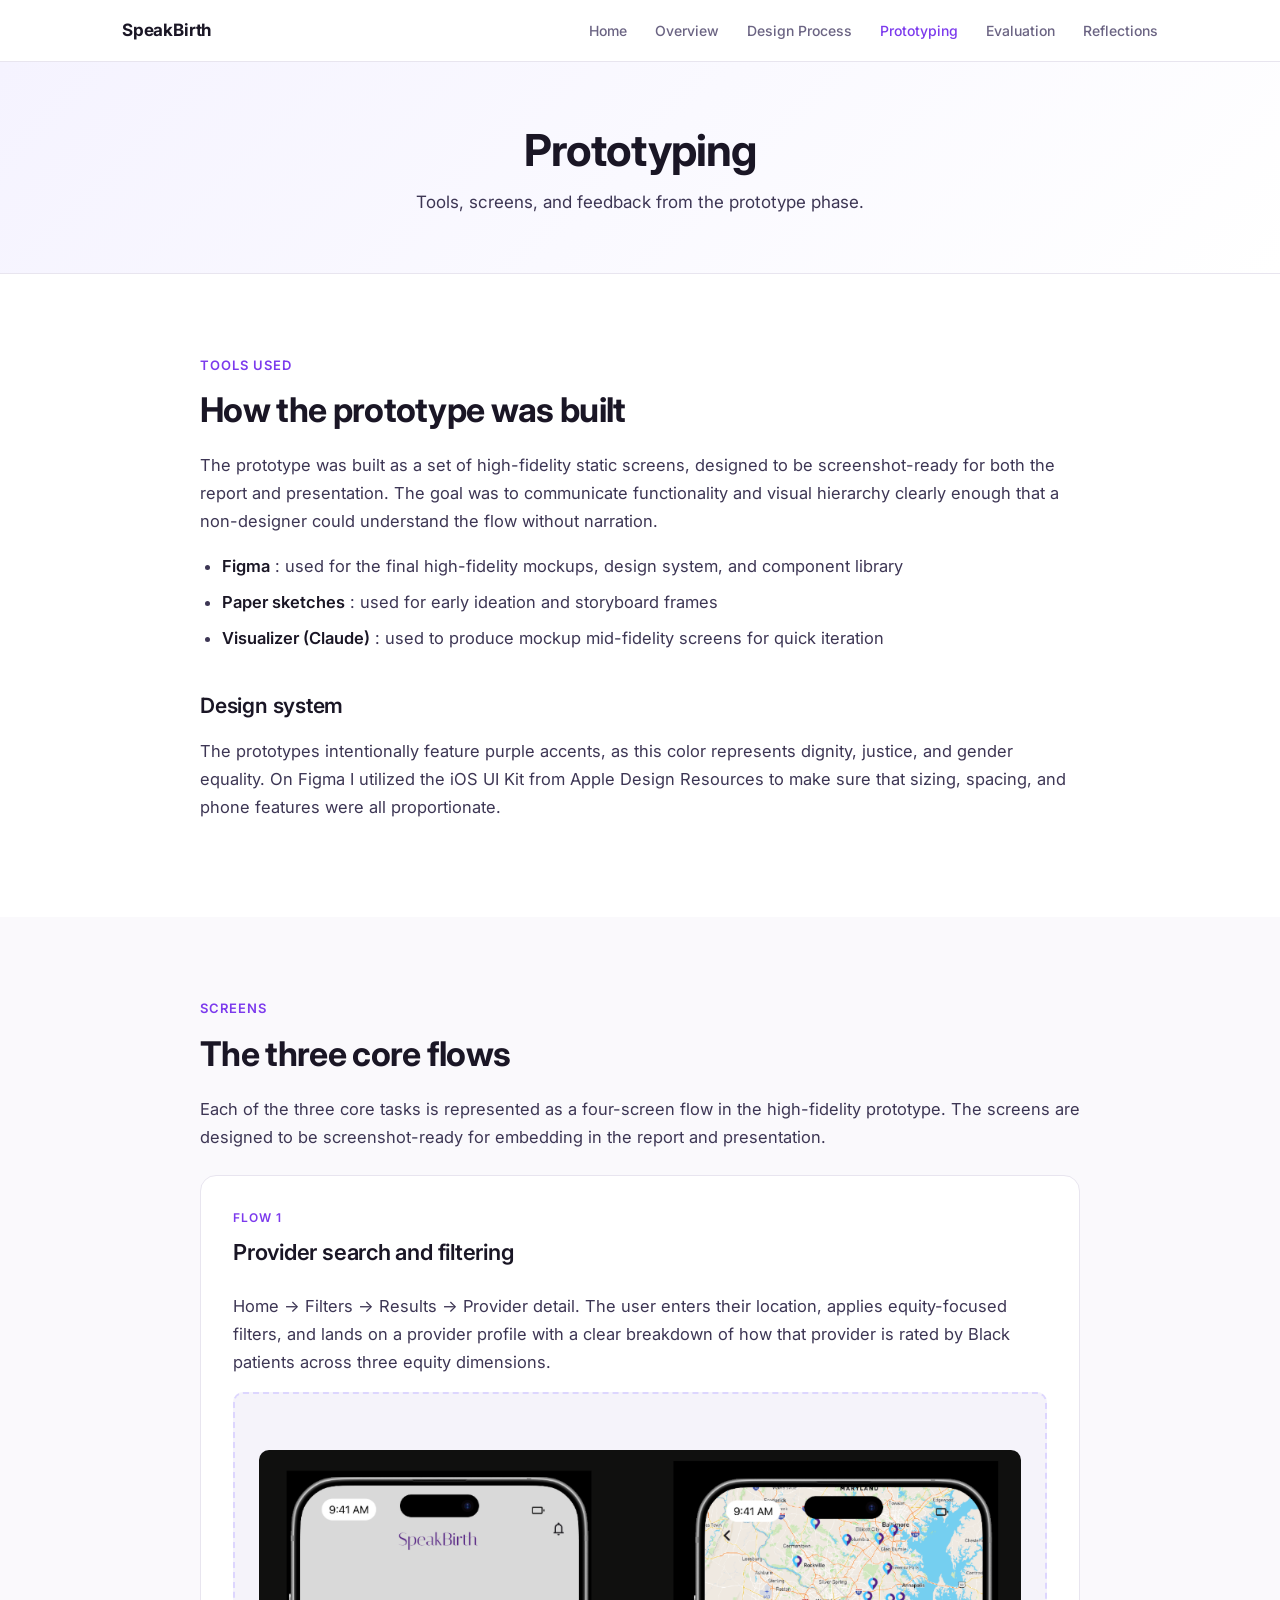
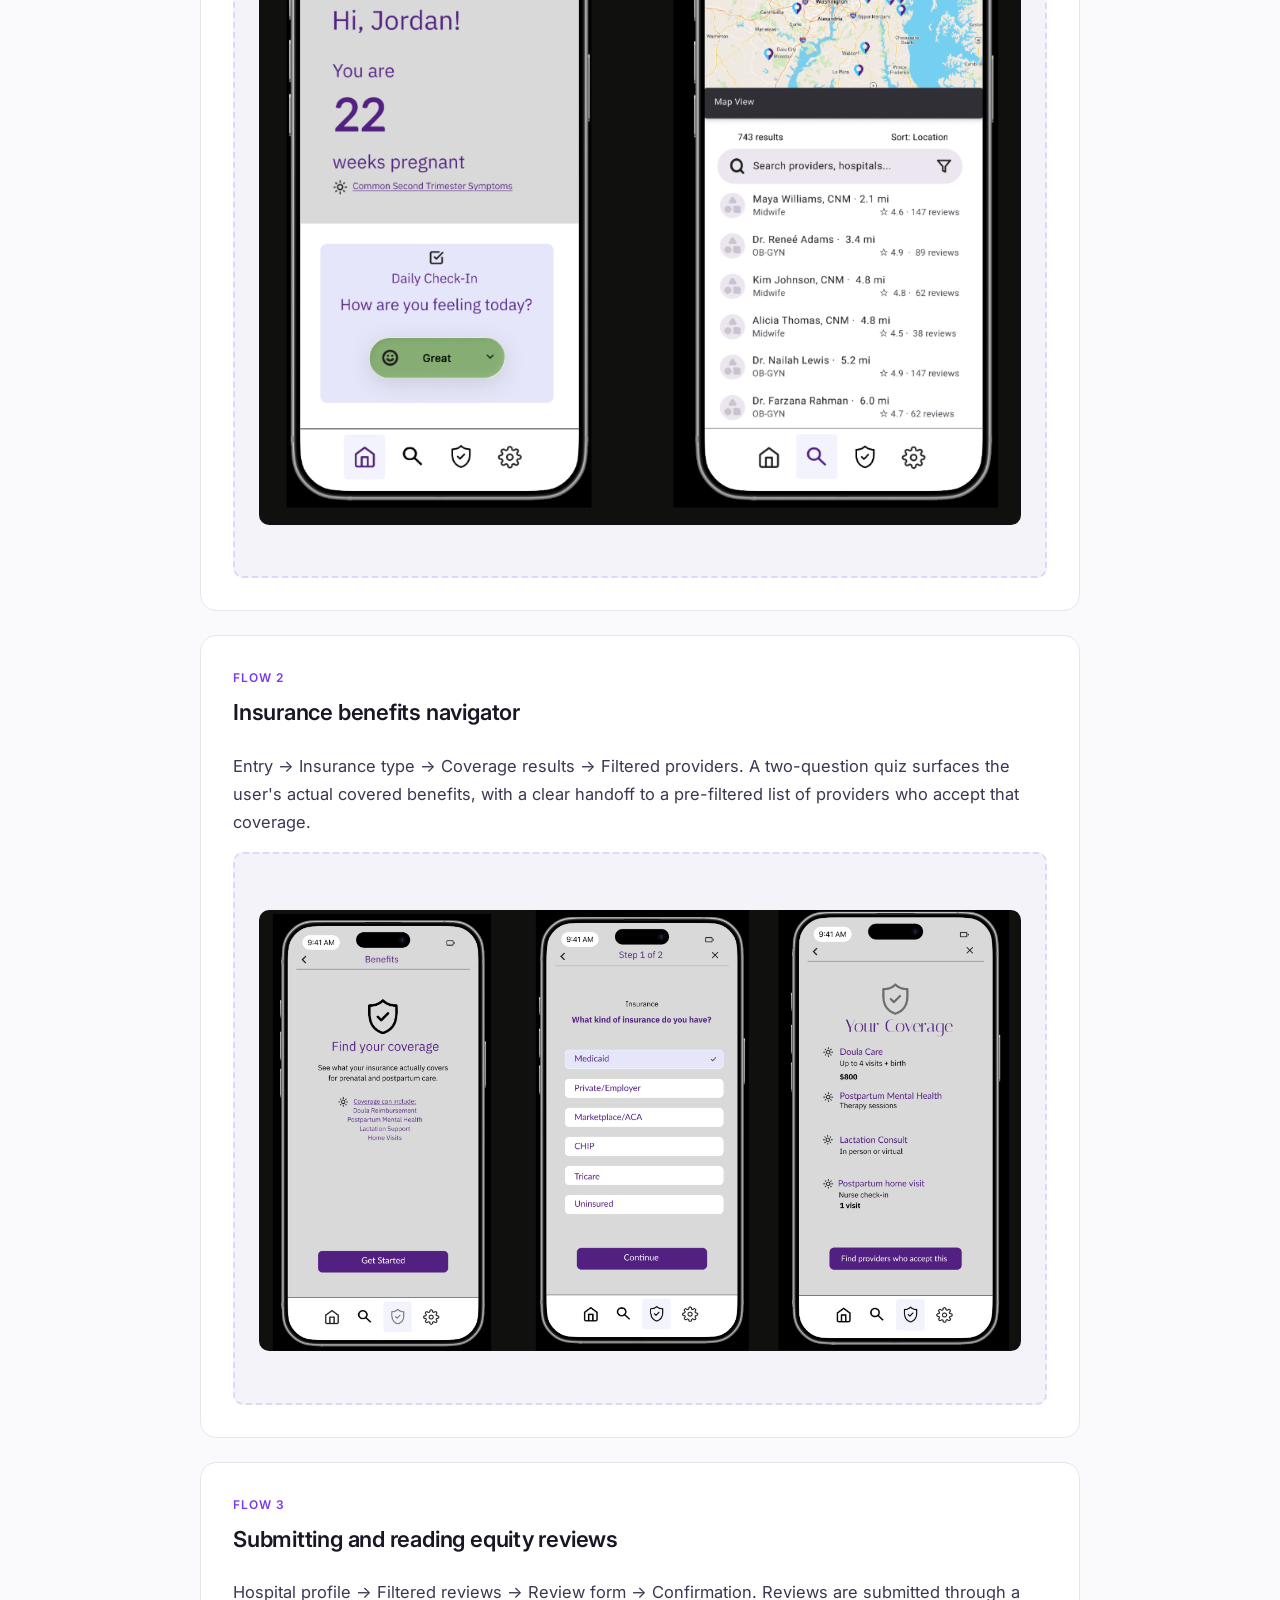
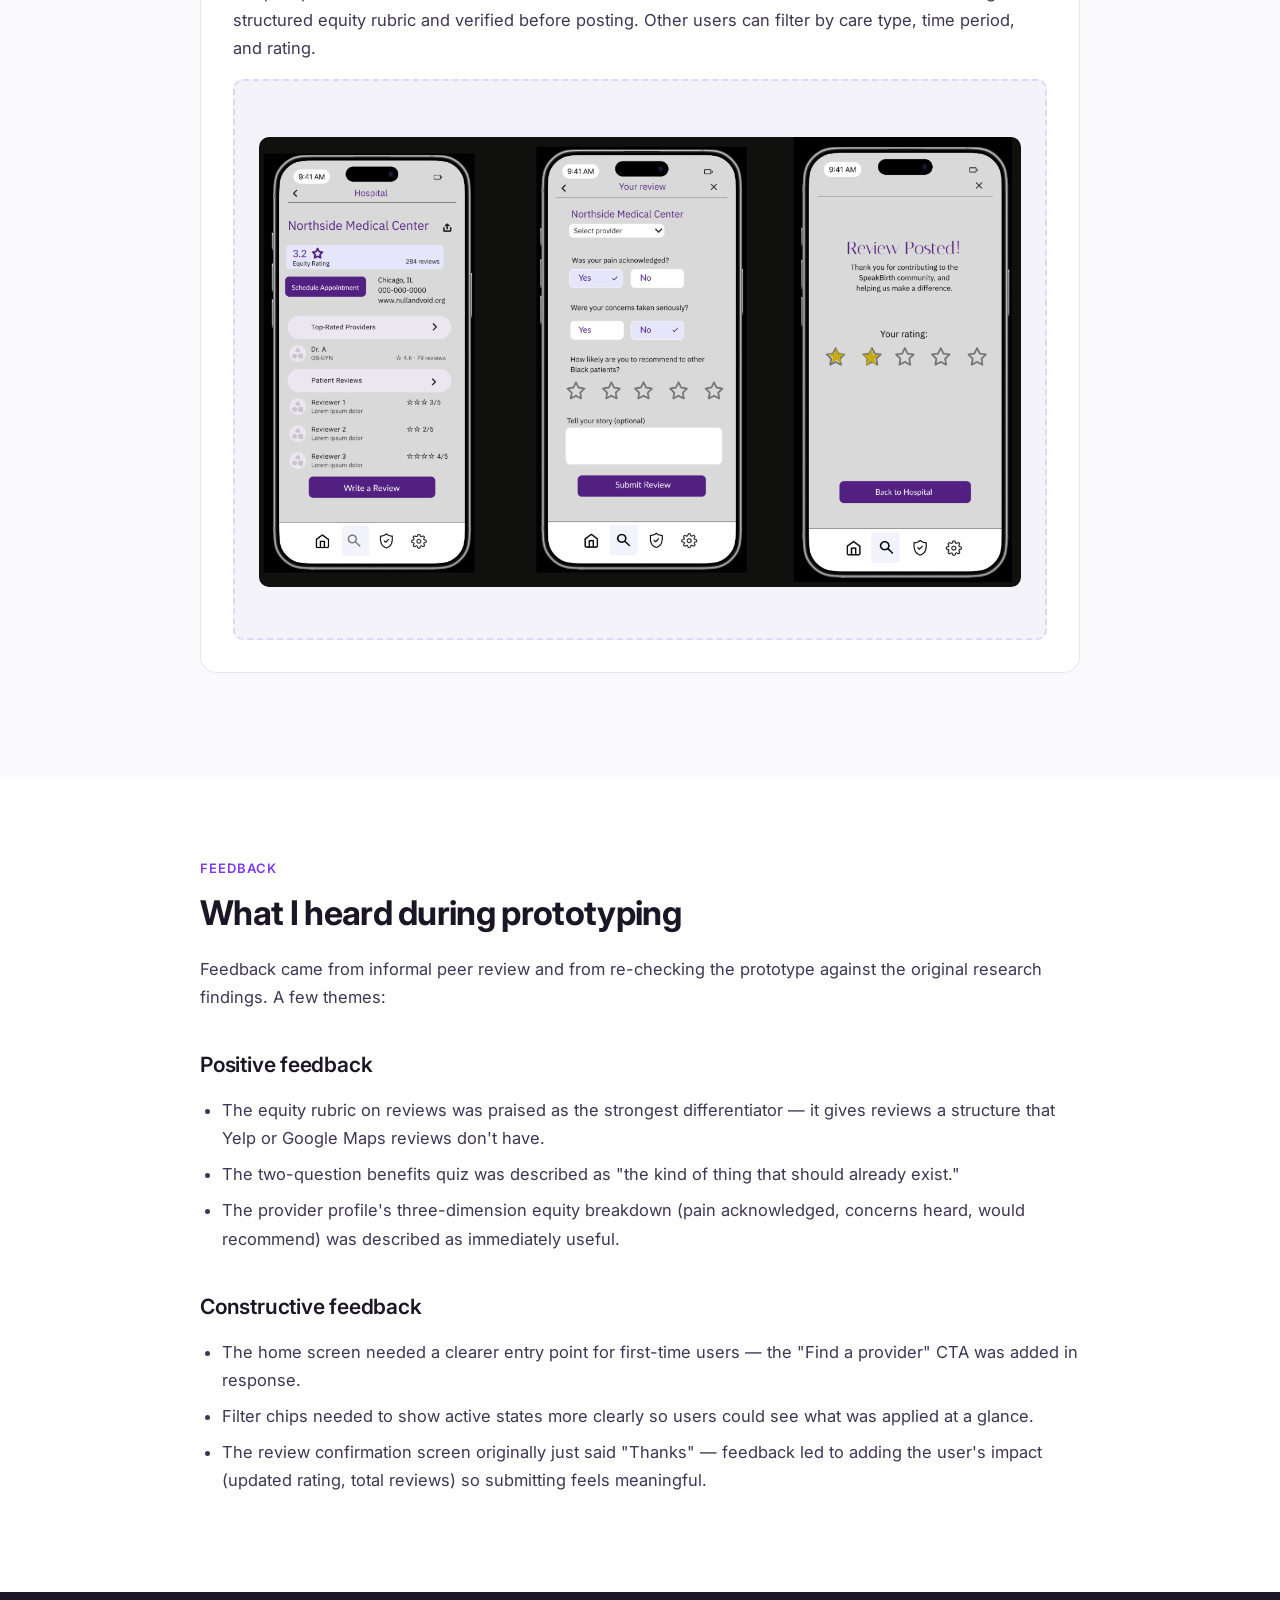
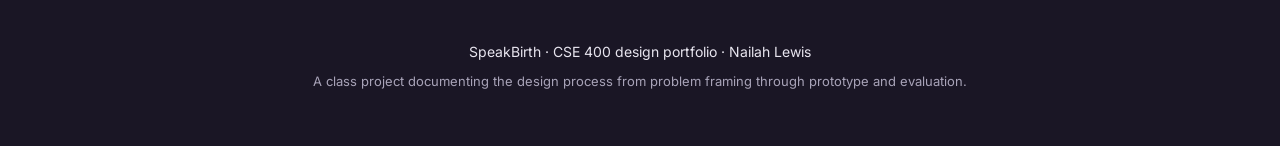
<file: prototyping.html>
<!DOCTYPE html>
<html lang="en">
<head>
  <meta charset="UTF-8" />
  <meta name="viewport" content="width=device-width, initial-scale=1.0" />
  <title>Prototyping — SpeakBirth</title>
  <link rel="preconnect" href="https://fonts.googleapis.com">
  <link rel="preconnect" href="https://fonts.gstatic.com" crossorigin>
  <link href="https://fonts.googleapis.com/css2?family=Inter:wght@300;400;500;600;700&display=swap" rel="stylesheet">
  <link rel="stylesheet" href="style.css" />
</head>
<body>

  <nav class="nav">
    <div class="nav-inner">
      <a href="index.html" class="nav-logo">SpeakBirth</a>
      <div class="nav-links">
        <a href="index.html">Home</a>
        <a href="overview.html">Overview</a>
        <a href="design-process.html">Design Process</a>
        <a href="prototyping.html" class="active">Prototyping</a>
        <a href="evaluation.html">Evaluation</a>
        <a href="reflections.html">Reflections</a>
      </div>
    </div>
  </nav>

  <header class="page-header">
    <div class="page-header-inner">
      <h1>Prototyping</h1>
      <p>Tools, screens, and feedback from the prototype phase.</p>
    </div>
  </header>

  <section class="section">
    <div class="container">
      <div class="section-label">Tools used</div>
      <h2>How the prototype was built</h2>
      <p>The prototype was built as a set of high-fidelity static screens, designed to be screenshot-ready for both the report and presentation. The goal was to communicate functionality and visual hierarchy clearly enough that a non-designer could understand the flow without narration.</p>

      <ul>
        <li><strong>Figma</strong> : used for the final high-fidelity mockups, design system, and component library</li>
        <li><strong>Paper sketches</strong> : used for early ideation and storyboard frames</li>
        <li><strong>Visualizer (Claude)</strong> : used to produce mockup mid-fidelity screens for quick iteration</li>
      </ul>

      <h3>Design system</h3>
      <p>The prototypes intentionally feature purple accents, as this color represents dignity, justice, and gender equality. On Figma I utilized the iOS UI Kit from Apple Design Resources to make sure that sizing, spacing, and phone features were all proportionate.</p>
    </div>
  </section>

  <section class="section section-alt">
    <div class="container">
      <div class="section-label">Screens</div>
      <h2>The three core flows</h2>
      <p>Each of the three core tasks is represented as a four-screen flow in the high-fidelity prototype. The screens are designed to be screenshot-ready for embedding in the report and presentation.</p>

      <div class="storyboard-card">
        <div class="storyboard-header">
          <div class="storyboard-num">Flow 1</div>
          <h3>Provider search and filtering</h3>
        </div>
        <p>Home → Filters → Results → Provider detail. The user enters their location, applies equity-focused filters, and lands on a provider profile with a clear breakdown of how that provider is rated by Black patients across three equity dimensions.</p>
        <div class="image-placeholder">
          <p> <img src="images/sb1v2.png" alt="Storyboard 1" style="width: 100%; border-radius: 10px; margin-top: 16px;"> </p>
        </div>
      </div>

      <div class="storyboard-card">
        <div class="storyboard-header">
          <div class="storyboard-num">Flow 2</div>
          <h3>Insurance benefits navigator</h3>
        </div>
        <p>Entry → Insurance type → Coverage results → Filtered providers. A two-question quiz surfaces the user's actual covered benefits, with a clear handoff to a pre-filtered list of providers who accept that coverage.</p>
        <div class="image-placeholder">
          <p> <img src="images/sb2v2.png" alt="Storyboard 2" style="width: 100%; border-radius: 10px; margin-top: 16px;"> </p>
        </div>
      </div>

      <div class="storyboard-card">
        <div class="storyboard-header">
          <div class="storyboard-num">Flow 3</div>
          <h3>Submitting and reading equity reviews</h3>
        </div>
        <p>Hospital profile → Filtered reviews → Review form → Confirmation. Reviews are submitted through a structured equity rubric and verified before posting. Other users can filter by care type, time period, and rating.</p>
        <div class="image-placeholder">
          <p> <img src="images/sb3v2.png" alt="Storyboard 3" style="width: 100%; border-radius: 10px; margin-top: 16px;"></p>
        </div>
      </div>
    </div>
  </section>

  <section class="section">
    <div class="container">
      <div class="section-label">Feedback</div>
      <h2>What I heard during prototyping</h2>
      <p>Feedback came from informal peer review and from re-checking the prototype against the original research findings. A few themes:</p>

      <h3>Positive feedback</h3>
      <ul>
        <li>The equity rubric on reviews was praised as the strongest differentiator — it gives reviews a structure that Yelp or Google Maps reviews don't have.</li>
        <li>The two-question benefits quiz was described as "the kind of thing that should already exist."</li>
        <li>The provider profile's three-dimension equity breakdown (pain acknowledged, concerns heard, would recommend) was described as immediately useful.</li>
      </ul>

      <h3>Constructive feedback</h3>
      <ul>
        <li>The home screen needed a clearer entry point for first-time users — the "Find a provider" CTA was added in response.</li>
        <li>Filter chips needed to show active states more clearly so users could see what was applied at a glance.</li>
        <li>The review confirmation screen originally just said "Thanks" — feedback led to adding the user's impact (updated rating, total reviews) so submitting feels meaningful.</li>
      </ul>
    </div>
  </section>

  <footer class="footer">
    <div class="container">
      <p>SpeakBirth · CSE 400 design portfolio · Nailah Lewis </p>
      <p class="footer-sub">A class project documenting the design process from problem framing through prototype and evaluation.</p>
    </div>
  </footer>

</body>
</html>
</file>
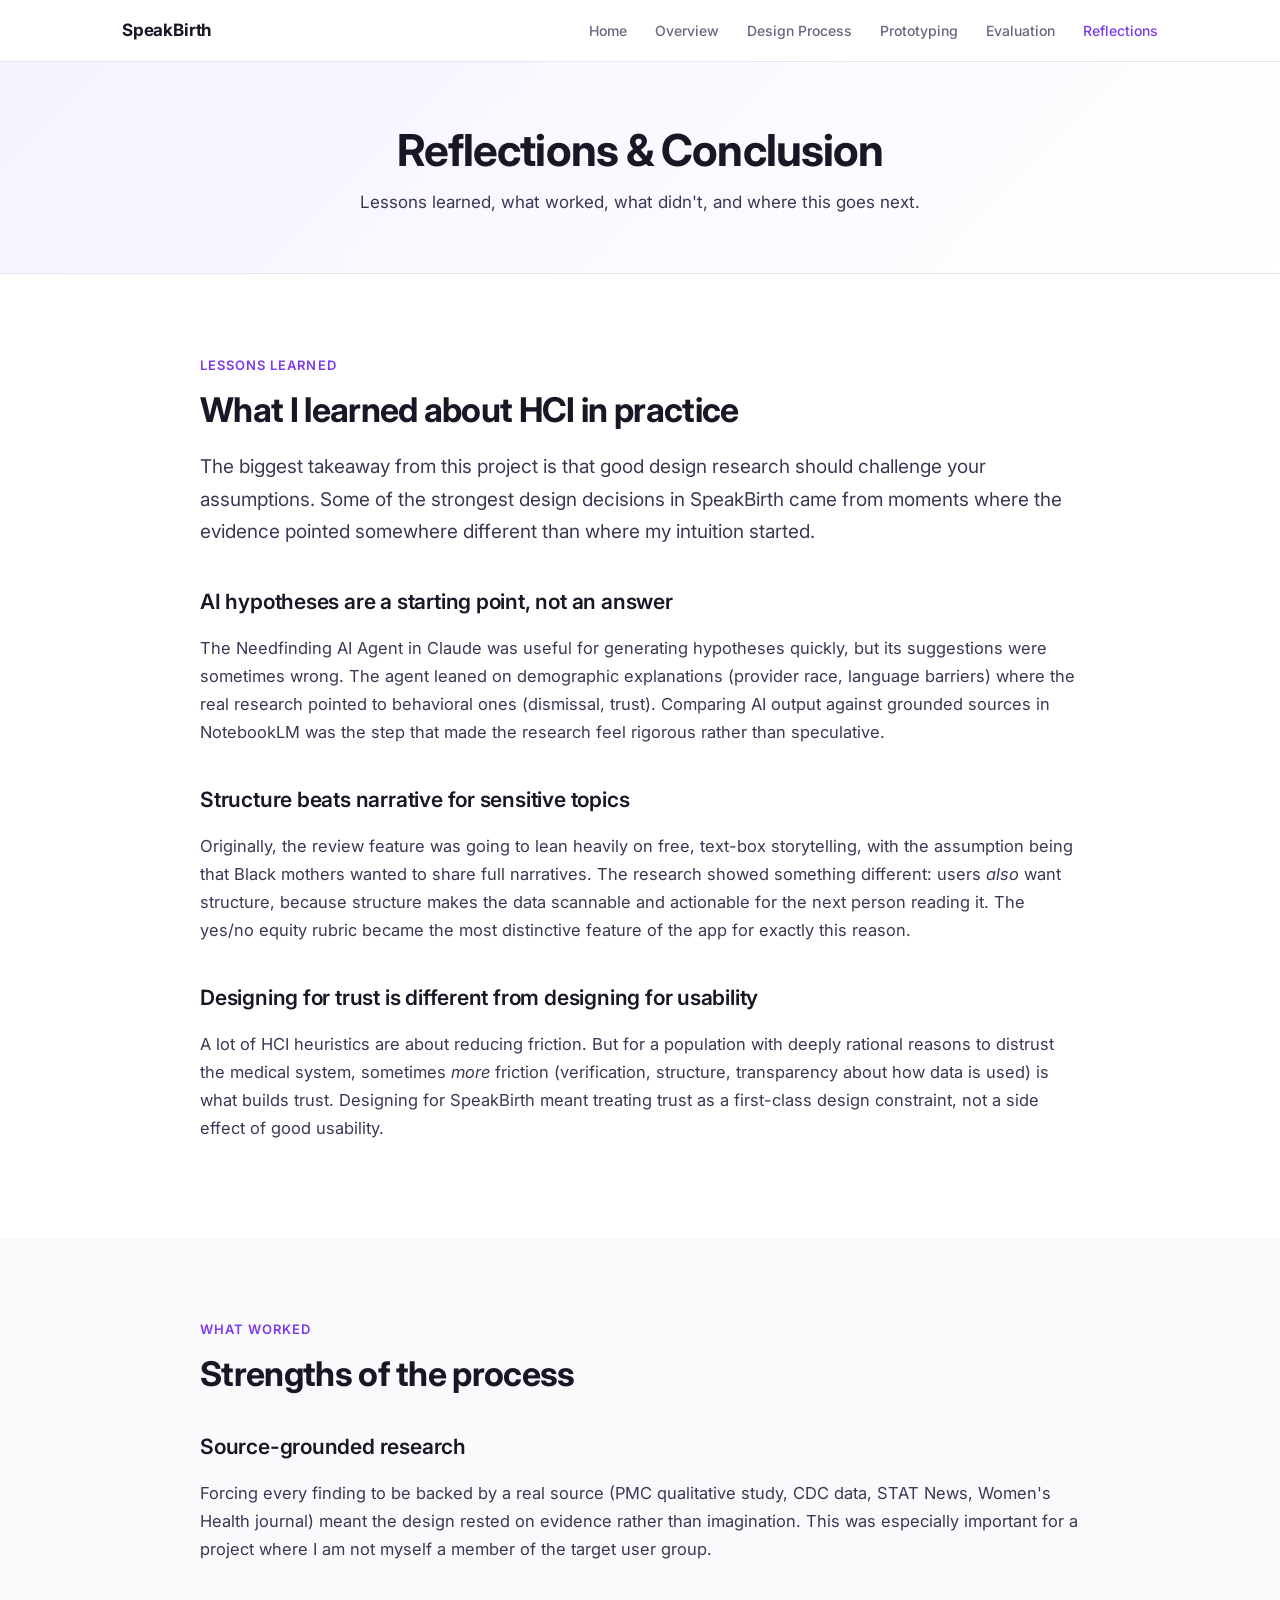
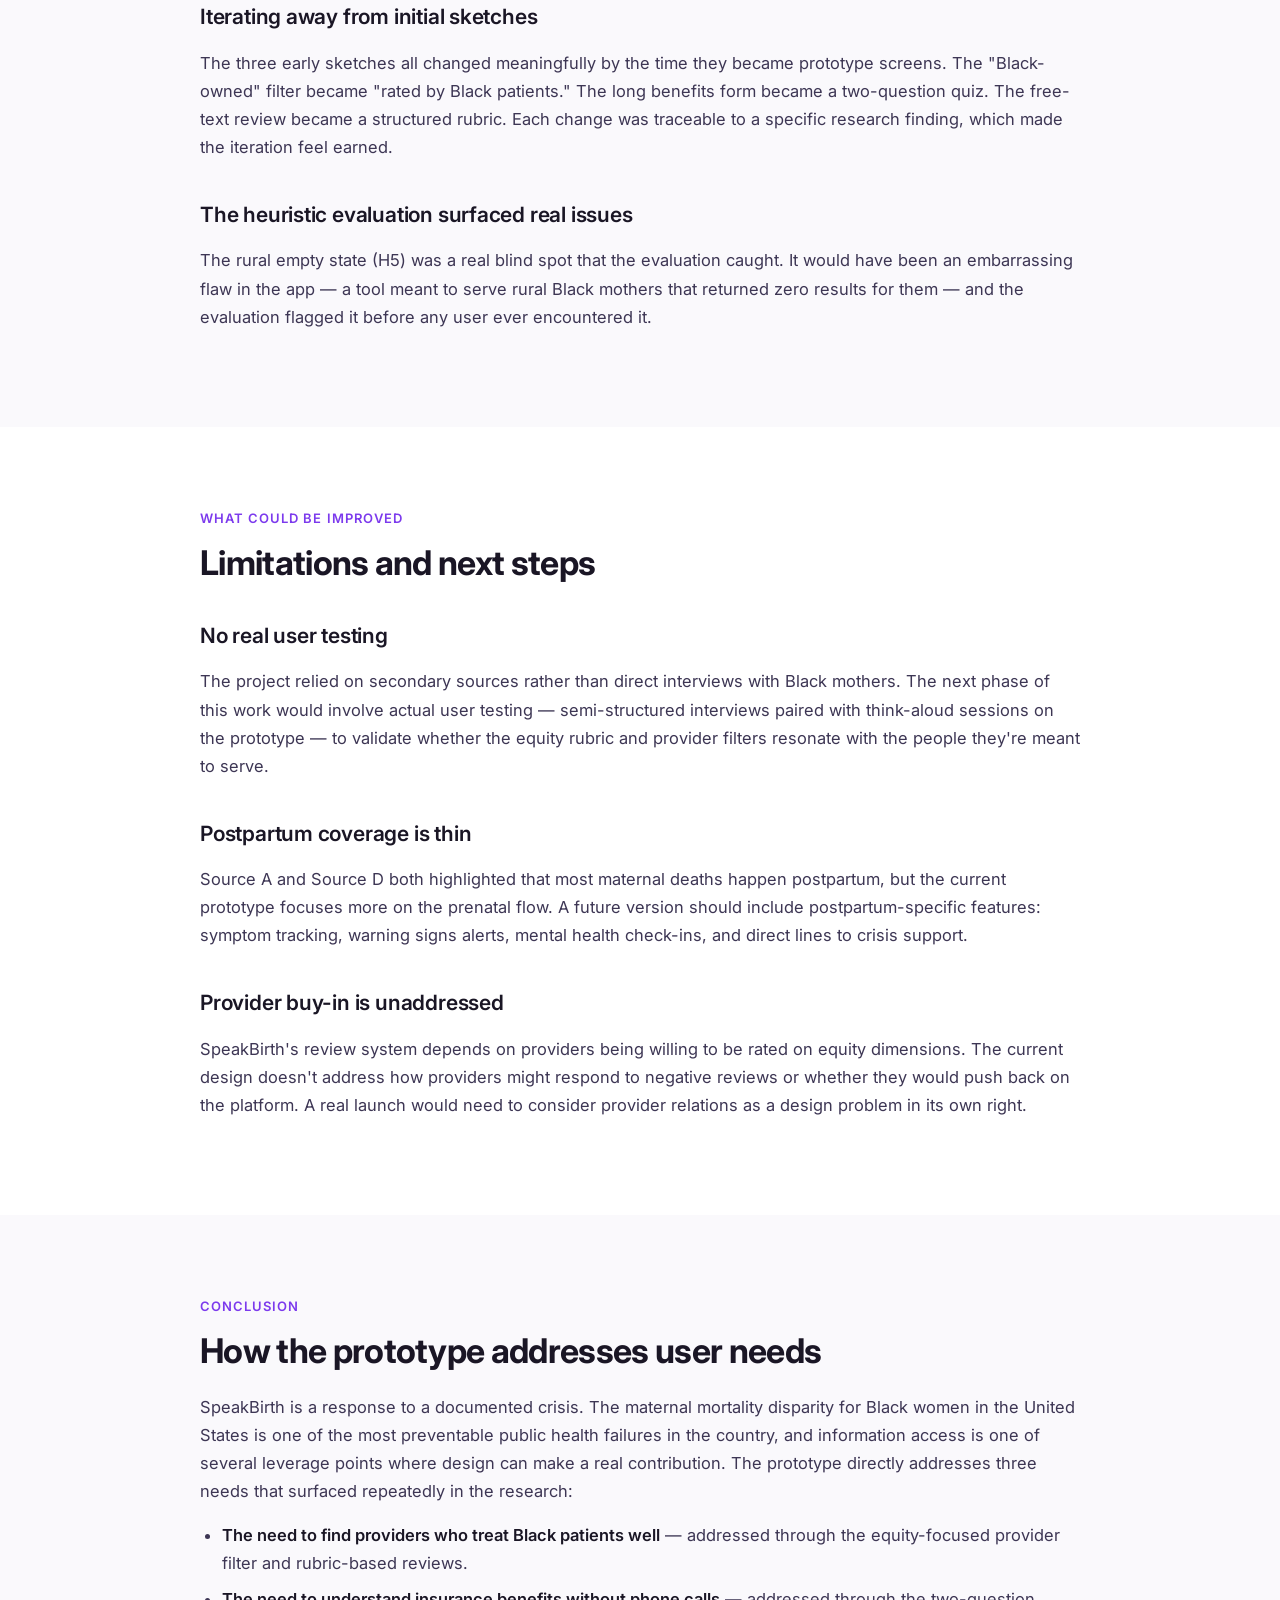
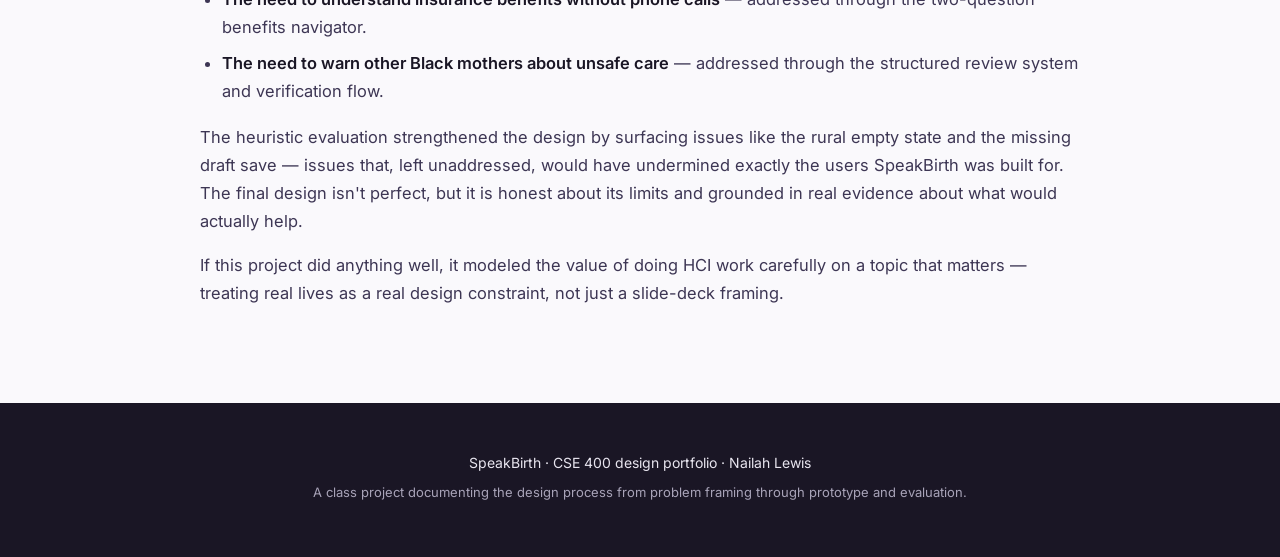
<file: reflections.html>
<!DOCTYPE html>
<html lang="en">
<head>
  <meta charset="UTF-8" />
  <meta name="viewport" content="width=device-width, initial-scale=1.0" />
  <title>Reflections — SpeakBirth</title>
  <link rel="preconnect" href="https://fonts.googleapis.com">
  <link rel="preconnect" href="https://fonts.gstatic.com" crossorigin>
  <link href="https://fonts.googleapis.com/css2?family=Inter:wght@300;400;500;600;700&display=swap" rel="stylesheet">
  <link rel="stylesheet" href="style.css" />
</head>
<body>

  <nav class="nav">
    <div class="nav-inner">
      <a href="index.html" class="nav-logo">SpeakBirth</a>
      <div class="nav-links">
        <a href="index.html">Home</a>
        <a href="overview.html">Overview</a>
        <a href="design-process.html">Design Process</a>
        <a href="prototyping.html">Prototyping</a>
        <a href="evaluation.html">Evaluation</a>
        <a href="reflections.html" class="active">Reflections</a>
      </div>
    </div>
  </nav>

  <header class="page-header">
    <div class="page-header-inner">
      <h1>Reflections & Conclusion</h1>
      <p>Lessons learned, what worked, what didn't, and where this goes next.</p>
    </div>
  </header>

  <section class="section">
    <div class="container">
      <div class="section-label">Lessons learned</div>
      <h2>What I learned about HCI in practice</h2>
      <p class="lead">The biggest takeaway from this project is that good design research should challenge your assumptions. Some of the strongest design decisions in SpeakBirth came from moments where the evidence pointed somewhere different than where my intuition started.</p>

      <h3>AI hypotheses are a starting point, not an answer</h3>
      <p>The Needfinding AI Agent in Claude was useful for generating hypotheses quickly, but its suggestions were sometimes wrong. The agent leaned on demographic explanations (provider race, language barriers) where the real research pointed to behavioral ones (dismissal, trust). Comparing AI output against grounded sources in NotebookLM was the step that made the research feel rigorous rather than speculative.</p>

      <h3>Structure beats narrative for sensitive topics</h3>
      <p>Originally, the review feature was going to lean heavily on free, text-box storytelling, with the assumption being that Black mothers wanted to share full narratives. The research showed something different: users <em>also</em> want structure, because structure makes the data scannable and actionable for the next person reading it. The yes/no equity rubric became the most distinctive feature of the app for exactly this reason.</p>

      <h3>Designing for trust is different from designing for usability</h3>
      <p>A lot of HCI heuristics are about reducing friction. But for a population with deeply rational reasons to distrust the medical system, sometimes <em>more</em> friction (verification, structure, transparency about how data is used) is what builds trust. Designing for SpeakBirth meant treating trust as a first-class design constraint, not a side effect of good usability.</p>
    </div>
  </section>

  <section class="section section-alt">
    <div class="container">
      <div class="section-label">What worked</div>
      <h2>Strengths of the process</h2>

      <h3>Source-grounded research</h3>
      <p>Forcing every finding to be backed by a real source (PMC qualitative study, CDC data, STAT News, Women's Health journal) meant the design rested on evidence rather than imagination. This was especially important for a project where I am not myself a member of the target user group.</p>

      <h3>Iterating away from initial sketches</h3>
      <p>The three early sketches all changed meaningfully by the time they became prototype screens. The "Black-owned" filter became "rated by Black patients." The long benefits form became a two-question quiz. The free-text review became a structured rubric. Each change was traceable to a specific research finding, which made the iteration feel earned.</p>

      <h3>The heuristic evaluation surfaced real issues</h3>
      <p>The rural empty state (H5) was a real blind spot that the evaluation caught. It would have been an embarrassing flaw in the app — a tool meant to serve rural Black mothers that returned zero results for them — and the evaluation flagged it before any user ever encountered it.</p>
    </div>
  </section>

  <section class="section">
    <div class="container">
      <div class="section-label">What could be improved</div>
      <h2>Limitations and next steps</h2>

      <h3>No real user testing</h3>
      <p>The project relied on secondary sources rather than direct interviews with Black mothers. The next phase of this work would involve actual user testing — semi-structured interviews paired with think-aloud sessions on the prototype — to validate whether the equity rubric and provider filters resonate with the people they're meant to serve.</p>

      <h3>Postpartum coverage is thin</h3>
      <p>Source A and Source D both highlighted that most maternal deaths happen postpartum, but the current prototype focuses more on the prenatal flow. A future version should include postpartum-specific features: symptom tracking, warning signs alerts, mental health check-ins, and direct lines to crisis support.</p>

      <h3>Provider buy-in is unaddressed</h3>
      <p>SpeakBirth's review system depends on providers being willing to be rated on equity dimensions. The current design doesn't address how providers might respond to negative reviews or whether they would push back on the platform. A real launch would need to consider provider relations as a design problem in its own right.</p>
    </div>
  </section>

  <section class="section section-alt">
    <div class="container">
      <div class="section-label">Conclusion</div>
      <h2>How the prototype addresses user needs</h2>
      <p>SpeakBirth is a response to a documented crisis. The maternal mortality disparity for Black women in the United States is one of the most preventable public health failures in the country, and information access is one of several leverage points where design can make a real contribution. The prototype directly addresses three needs that surfaced repeatedly in the research:</p>

      <ul>
        <li><strong>The need to find providers who treat Black patients well</strong> — addressed through the equity-focused provider filter and rubric-based reviews.</li>
        <li><strong>The need to understand insurance benefits without phone calls</strong> — addressed through the two-question benefits navigator.</li>
        <li><strong>The need to warn other Black mothers about unsafe care</strong> — addressed through the structured review system and verification flow.</li>
      </ul>

      <p>The heuristic evaluation strengthened the design by surfacing issues like the rural empty state and the missing draft save — issues that, left unaddressed, would have undermined exactly the users SpeakBirth was built for. The final design isn't perfect, but it is honest about its limits and grounded in real evidence about what would actually help.</p>

      <p>If this project did anything well, it modeled the value of doing HCI work carefully on a topic that matters — treating real lives as a real design constraint, not just a slide-deck framing.</p>
    </div>
  </section>

  <footer class="footer">
    <div class="container">
      <p>SpeakBirth · CSE 400 design portfolio · Nailah Lewis </p>
      <p class="footer-sub">A class project documenting the design process from problem framing through prototype and evaluation.</p>
    </div>
  </footer>

</body>
</html>
</file>
<file: style.css>
/* ---------- BASE & RESET ---------- */
* {
  box-sizing: border-box;
  margin: 0;
  padding: 0;
}

:root {
  --purple-50: #f5f3ff;
  --purple-100: #ede9fe;
  --purple-200: #ddd6fe;
  --purple-400: #a78bfa;
  --purple-500: #8b5cf6;
  --purple-600: #7c3aed;
  --purple-700: #6d28d9;
  --purple-900: #4c1d95;

  --ink-900: #1a1625;
  --ink-700: #3d3654;
  --ink-500: #6b6483;
  --ink-300: #a8a3b8;
  --ink-100: #e8e5ef;

  --bg-white: #ffffff;
  --bg-alt: #faf9fc;
  --bg-tint: #f5f3fa;

  --radius-sm: 6px;
  --radius-md: 10px;
  --radius-lg: 16px;

  --shadow-sm: 0 1px 2px rgba(76, 29, 149, 0.04);
  --shadow-md: 0 4px 16px rgba(76, 29, 149, 0.06);
}

html {
  scroll-behavior: smooth;
  scroll-padding-top: 80px;
}

body {
  font-family: 'Inter', -apple-system, BlinkMacSystemFont, 'Segoe UI', Roboto, sans-serif;
  font-size: 16px;
  line-height: 1.7;
  color: var(--ink-900);
  background: var(--bg-white);
  -webkit-font-smoothing: antialiased;
}

a {
  color: var(--purple-600);
  text-decoration: none;
  transition: color 0.15s ease;
}
a:hover { color: var(--purple-700); }

/* ---------- NAVIGATION ---------- */
.nav {
  position: sticky;
  top: 0;
  background: rgba(255, 255, 255, 0.95);
  backdrop-filter: blur(8px);
  border-bottom: 1px solid var(--ink-100);
  z-index: 100;
}
.nav-inner {
  max-width: 1100px;
  margin: 0 auto;
  padding: 16px 32px;
  display: flex;
  justify-content: space-between;
  align-items: center;
}
.nav-logo {
  font-weight: 700;
  font-size: 17px;
  color: var(--ink-900);
  letter-spacing: -0.01em;
}
.nav-logo:hover { color: var(--purple-600); }
.nav-links {
  display: flex;
  gap: 28px;
}
.nav-links a {
  font-size: 14px;
  color: var(--ink-500);
  font-weight: 500;
}
.nav-links a:hover, .nav-links a.active {
  color: var(--purple-600);
}

/* ---------- HERO ---------- */
.hero {
  background: linear-gradient(135deg, var(--purple-50) 0%, var(--bg-white) 100%);
  padding: 96px 32px 80px;
  border-bottom: 1px solid var(--ink-100);
}
.hero-inner {
  max-width: 800px;
  margin: 0 auto;
  text-align: center;
}
.hero-tag {
  display: inline-block;
  font-size: 13px;
  font-weight: 500;
  color: var(--purple-700);
  background: var(--purple-100);
  padding: 6px 14px;
  border-radius: 999px;
  margin-bottom: 24px;
  letter-spacing: 0.02em;
}
.hero h1 {
  font-size: 64px;
  font-weight: 700;
  letter-spacing: -0.03em;
  line-height: 1.05;
  margin-bottom: 24px;
  color: var(--ink-900);
}
.hero-subtitle {
  font-size: 19px;
  color: var(--ink-700);
  line-height: 1.6;
  margin-bottom: 32px;
}
.hero-meta {
  display: flex;
  justify-content: center;
  gap: 12px;
  font-size: 14px;
  color: var(--ink-500);
}

/* Page header (smaller than hero, used on inner pages) */
.page-header {
  background: linear-gradient(135deg, var(--purple-50) 0%, var(--bg-white) 100%);
  padding: 64px 32px 56px;
  border-bottom: 1px solid var(--ink-100);
  text-align: center;
}
.page-header-inner {
  max-width: 800px;
  margin: 0 auto;
}
.page-header h1 {
  font-size: 44px;
  font-weight: 700;
  letter-spacing: -0.02em;
  line-height: 1.1;
  margin-bottom: 14px;
  color: var(--ink-900);
}
.page-header p {
  font-size: 17px;
  color: var(--ink-700);
}

/* ---------- SECTIONS ---------- */
.section {
  padding: 80px 32px;
}
.section-alt {
  background: var(--bg-alt);
}
.container {
  max-width: 880px;
  margin: 0 auto;
}
.section-label {
  font-size: 13px;
  font-weight: 600;
  color: var(--purple-600);
  text-transform: uppercase;
  letter-spacing: 0.08em;
  margin-bottom: 14px;
}
.section h2 {
  font-size: 34px;
  font-weight: 700;
  letter-spacing: -0.02em;
  line-height: 1.15;
  margin-bottom: 22px;
  color: var(--ink-900);
}
.section h3 {
  font-size: 21px;
  font-weight: 600;
  letter-spacing: -0.01em;
  margin-top: 36px;
  margin-bottom: 14px;
  color: var(--ink-900);
}
.section h4 {
  font-size: 16px;
  font-weight: 600;
  margin-top: 20px;
  margin-bottom: 8px;
  color: var(--ink-900);
}
.section p {
  font-size: 16.5px;
  color: var(--ink-700);
  margin-bottom: 16px;
}
.section .lead {
  font-size: 19px;
  color: var(--ink-700);
  margin-bottom: 28px;
}
.section strong {
  color: var(--ink-900);
  font-weight: 600;
}
.section ul, .section ol {
  margin: 0 0 18px 22px;
  color: var(--ink-700);
}
.section li {
  margin-bottom: 8px;
  font-size: 16.5px;
}

/* ---------- HOME PAGE GRID ---------- */
.phase-grid {
  display: grid;
  grid-template-columns: repeat(auto-fit, minmax(220px, 1fr));
  gap: 16px;
  margin-top: 40px;
}
.phase-card {
  background: var(--bg-white);
  border: 1px solid var(--ink-100);
  border-radius: var(--radius-md);
  padding: 24px;
  transition: all 0.2s ease;
  display: block;
}
.phase-card:hover {
  border-color: var(--purple-200);
  box-shadow: var(--shadow-md);
  transform: translateY(-2px);
}
.phase-num {
  font-size: 13px;
  font-weight: 600;
  color: var(--purple-600);
  letter-spacing: 0.05em;
  margin-bottom: 12px;
}
.phase-title {
  font-size: 17px;
  font-weight: 600;
  color: var(--ink-900);
  margin-bottom: 6px;
}
.phase-desc {
  font-size: 13.5px;
  color: var(--ink-500);
  line-height: 1.5;
}

/* ---------- CALLOUT ---------- */
.callout {
  background: var(--purple-50);
  border-left: 4px solid var(--purple-500);
  border-radius: var(--radius-md);
  padding: 24px 28px;
  margin: 28px 0;
  display: flex;
  align-items: center;
  gap: 24px;
}
.callout-stat {
  font-size: 48px;
  font-weight: 700;
  color: var(--purple-700);
  letter-spacing: -0.03em;
  line-height: 1;
  white-space: nowrap;
}
.callout-text {
  font-size: 16px;
  color: var(--ink-700);
  line-height: 1.5;
}

/* ---------- CARDS, FINDINGS, COMPARISONS ---------- */
.findings-grid {
  display: grid;
  grid-template-columns: repeat(auto-fit, minmax(260px, 1fr));
  gap: 14px;
  margin: 24px 0;
}
.finding {
  background: var(--bg-white);
  border: 1px solid var(--ink-100);
  border-radius: var(--radius-md);
  padding: 18px 20px;
  display: flex;
  gap: 14px;
}
.finding-num {
  font-size: 12px;
  font-weight: 700;
  color: var(--purple-600);
  background: var(--purple-100);
  padding: 4px 8px;
  border-radius: var(--radius-sm);
  height: fit-content;
  letter-spacing: 0.02em;
}
.finding-title {
  font-size: 15px;
  font-weight: 600;
  color: var(--ink-900);
  margin-bottom: 4px;
  line-height: 1.4;
}
.finding-source {
  font-size: 13px;
  color: var(--ink-500);
  line-height: 1.5;
}

.comparison {
  display: grid;
  grid-template-columns: 1fr 1fr;
  gap: 12px;
  margin: 24px 0;
}
.comp-box {
  background: var(--bg-white);
  border: 1px solid var(--ink-100);
  border-radius: var(--radius-md);
  padding: 18px 20px;
}
.comp-label {
  font-size: 12px;
  font-weight: 600;
  color: var(--purple-600);
  text-transform: uppercase;
  letter-spacing: 0.05em;
  margin-bottom: 8px;
}
.comp-text {
  font-size: 14.5px;
  color: var(--ink-700);
  line-height: 1.6;
}

/* ---------- PERSONAS ---------- */
.persona-grid {
  display: grid;
  grid-template-columns: repeat(auto-fit, minmax(280px, 1fr));
  gap: 16px;
  margin: 24px 0;
}
.persona {
  background: var(--bg-white);
  border: 1px solid var(--ink-100);
  border-radius: var(--radius-lg);
  padding: 28px;
}
.persona-avatar {
  width: 56px;
  height: 56px;
  border-radius: 50%;
  background: var(--purple-100);
  color: var(--purple-700);
  display: flex;
  align-items: center;
  justify-content: center;
  font-weight: 600;
  font-size: 18px;
  margin-bottom: 14px;
}
.persona-name {
  font-size: 19px;
  font-weight: 600;
  color: var(--ink-900);
  margin-bottom: 4px;
}
.persona-role {
  font-size: 13px;
  color: var(--purple-600);
  font-weight: 500;
  margin-bottom: 14px;
  text-transform: uppercase;
  letter-spacing: 0.05em;
}
.persona-detail {
  font-size: 14px;
  color: var(--ink-700);
  line-height: 1.6;
  margin-bottom: 10px;
}
.persona-detail strong {
  color: var(--ink-900);
  font-weight: 600;
}

/* ---------- TASKS ---------- */
.task-list {
  display: flex;
  flex-direction: column;
  gap: 16px;
  margin-top: 28px;
}
.task {
  background: var(--bg-white);
  border: 1px solid var(--ink-100);
  border-radius: var(--radius-md);
  padding: 28px 32px;
  transition: all 0.2s ease;
}
.task:hover {
  border-color: var(--purple-200);
  box-shadow: var(--shadow-md);
}
.task-num {
  font-size: 12px;
  font-weight: 600;
  color: var(--purple-600);
  letter-spacing: 0.08em;
  text-transform: uppercase;
  margin-bottom: 10px;
}
.task h3 {
  margin-top: 0;
  margin-bottom: 10px;
  font-size: 20px;
}
.task p {
  margin-bottom: 0;
  font-size: 15.5px;
  color: var(--ink-700);
}

/* ---------- STORYBOARDS ---------- */
.storyboard-card {
  background: var(--bg-white);
  border: 1px solid var(--ink-100);
  border-radius: var(--radius-lg);
  padding: 32px;
  margin: 24px 0;
}
.storyboard-header {
  margin-bottom: 20px;
}
.storyboard-num {
  font-size: 12px;
  font-weight: 600;
  color: var(--purple-600);
  letter-spacing: 0.08em;
  text-transform: uppercase;
  margin-bottom: 6px;
}
.storyboard-header h3 {
  margin-top: 0;
  font-size: 22px;
  margin-bottom: 0;
}
.storyboard-frames {
  display: grid;
  grid-template-columns: repeat(4, 1fr);
  gap: 12px;
  margin-bottom: 20px;
}
.frame {
  background: var(--bg-tint);
  border-radius: var(--radius-md);
  padding: 14px;
}
.frame-label {
  font-size: 11px;
  font-weight: 600;
  color: var(--purple-600);
  letter-spacing: 0.05em;
  margin-bottom: 6px;
}
.frame-text {
  font-size: 13px;
  color: var(--ink-700);
  line-height: 1.5;
}

/* ---------- HEURISTIC EVALUATION ---------- */
.heuristic-list {
  display: flex;
  flex-direction: column;
  gap: 14px;
  margin-top: 24px;
}
.heuristic {
  background: var(--bg-white);
  border: 1px solid var(--ink-100);
  border-radius: var(--radius-md);
  padding: 22px 24px;
}
.heuristic-header {
  display: flex;
  align-items: center;
  gap: 12px;
  margin-bottom: 10px;
  flex-wrap: wrap;
}
.heuristic-num {
  font-size: 11px;
  font-weight: 700;
  color: var(--purple-700);
  background: var(--purple-100);
  padding: 4px 8px;
  border-radius: var(--radius-sm);
  letter-spacing: 0.05em;
}
.heuristic-title {
  font-size: 17px;
  font-weight: 600;
  color: var(--ink-900);
}
.severity {
  font-size: 11px;
  font-weight: 600;
  padding: 3px 8px;
  border-radius: 999px;
  margin-left: auto;
  text-transform: uppercase;
  letter-spacing: 0.05em;
}
.severity-low { background: #ecfdf5; color: #047857; }
.severity-med { background: #fef3c7; color: #b45309; }
.severity-high { background: #fee2e2; color: #b91c1c; }
.heuristic-body {
  font-size: 14.5px;
  color: var(--ink-700);
  line-height: 1.6;
  margin-bottom: 8px;
}
.heuristic-fix {
  font-size: 14px;
  color: var(--ink-700);
  background: var(--bg-tint);
  padding: 10px 14px;
  border-radius: var(--radius-sm);
  border-left: 3px solid var(--purple-400);
}
.heuristic-fix strong {
  color: var(--purple-700);
}

/* ---------- IMAGE & FIGURE ---------- */
.figure {
  margin: 28px 0;
}
.figure img {
  width: 100%;
  border-radius: var(--radius-md);
  border: 1px solid var(--ink-100);
  display: block;
}
.figure-caption {
  font-size: 13px;
  color: var(--ink-500);
  text-align: center;
  margin-top: 10px;
  font-style: italic;
}

.image-placeholder {
  background: var(--bg-tint);
  border: 2px dashed var(--purple-200);
  border-radius: var(--radius-md);
  padding: 40px 24px;
  text-align: center;
  margin-top: 16px;
}
.image-placeholder p {
  font-size: 14px;
  color: var(--ink-500);
  margin-bottom: 4px;
}
.image-placeholder p:first-child {
  font-weight: 600;
  color: var(--ink-700);
  font-size: 15px;
}
.placeholder-sub {
  font-size: 12.5px !important;
  margin-top: 6px;
}
.image-placeholder code {
  background: var(--purple-100);
  color: var(--purple-700);
  padding: 2px 6px;
  border-radius: 4px;
  font-size: 12px;
  font-family: 'Menlo', 'Monaco', monospace;
}

/* ---------- FOOTER ---------- */
.footer {
  background: var(--ink-900);
  color: var(--ink-100);
  padding: 48px 32px;
  text-align: center;
}
.footer p {
  font-size: 14px;
  color: var(--ink-100);
  margin-bottom: 6px;
}
.footer-sub {
  font-size: 13px !important;
  color: var(--ink-300) !important;
}

/* ---------- RESPONSIVE ---------- */
@media (max-width: 768px) {
  .nav-inner { padding: 14px 20px; }
  .nav-links { gap: 14px; }
  .nav-links a { font-size: 13px; }
  .hero { padding: 64px 20px 56px; }
  .hero h1 { font-size: 42px; }
  .hero-subtitle { font-size: 17px; }
  .page-header { padding: 48px 20px 40px; }
  .page-header h1 { font-size: 32px; }
  .section { padding: 56px 20px; }
  .section h2 { font-size: 26px; }
  .callout { flex-direction: column; text-align: center; gap: 14px; }
  .callout-stat { font-size: 40px; }
  .comparison { grid-template-columns: 1fr; }
  .storyboard-frames { grid-template-columns: repeat(2, 1fr); }
  .storyboard-card { padding: 22px 20px; }
}

@media (max-width: 540px) {
  .nav-links { display: none; }
  .nav-mobile-toggle { display: block; }
}
</file>
